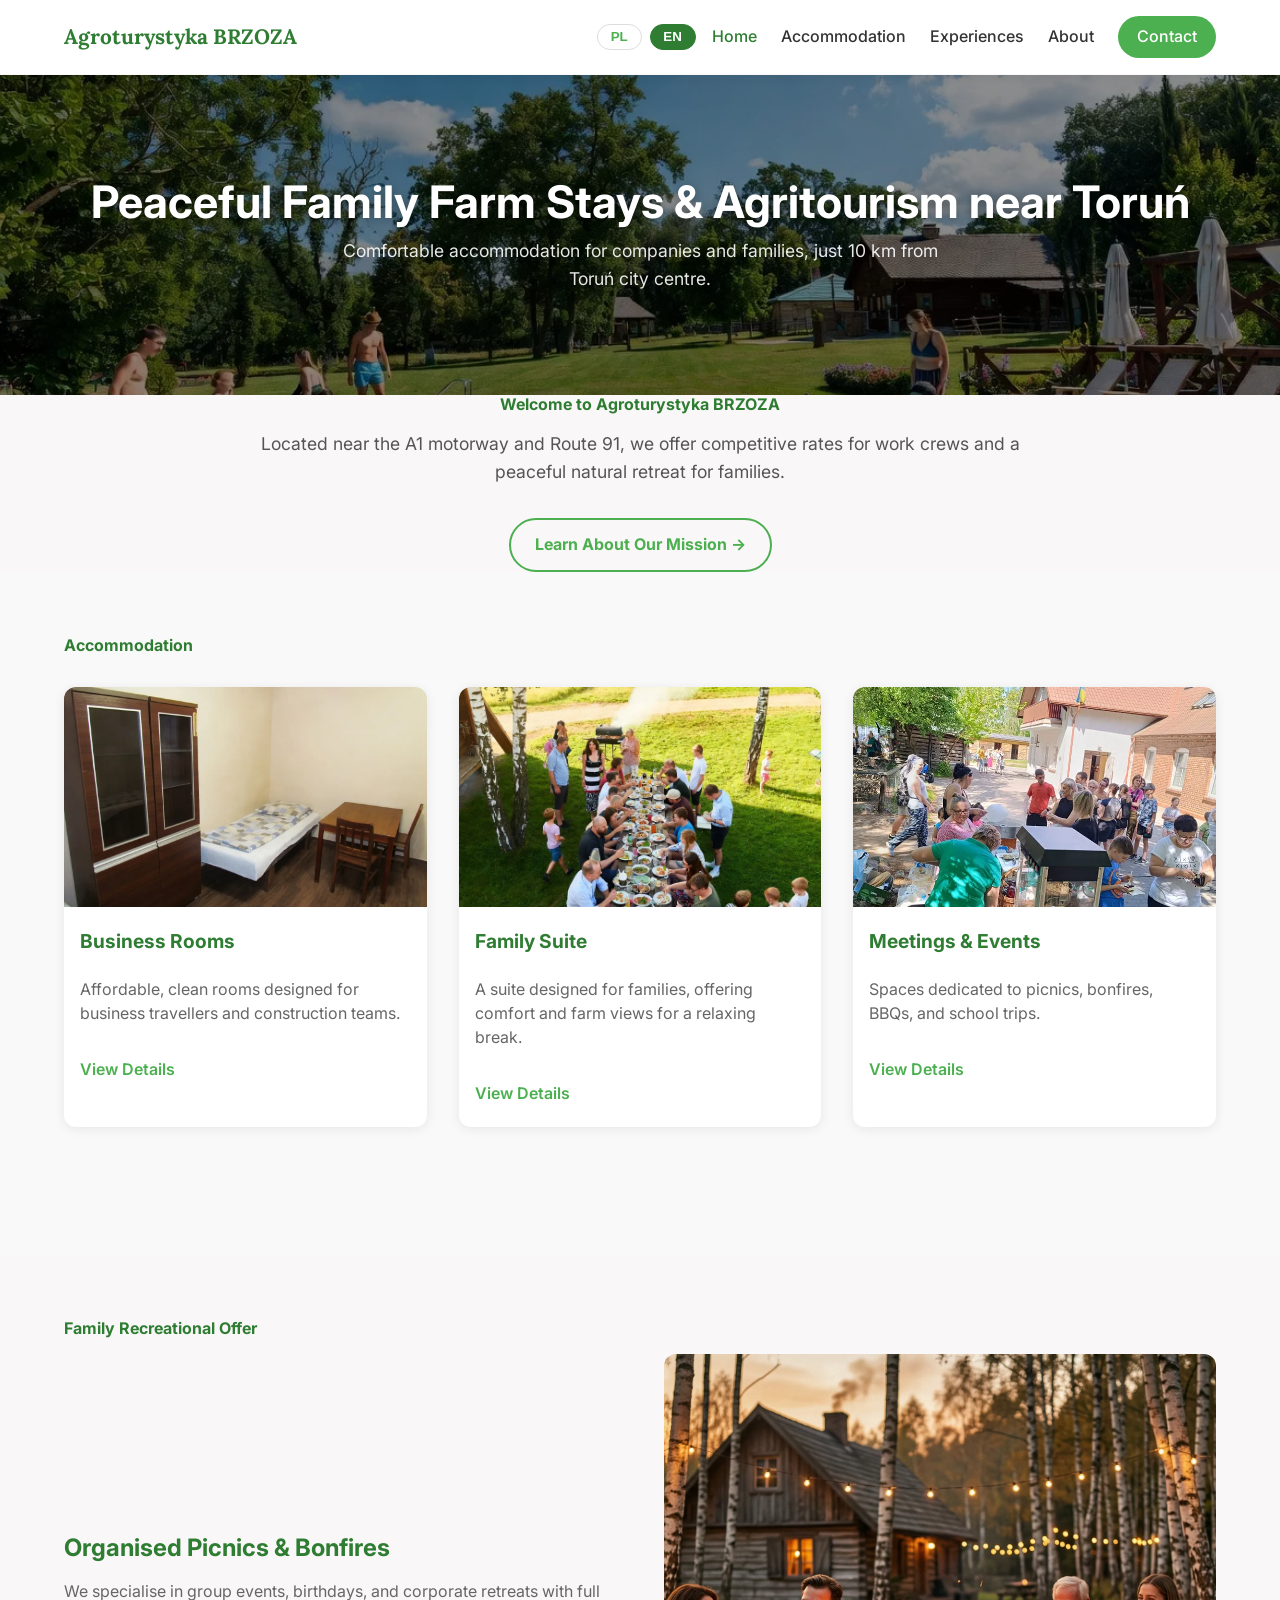
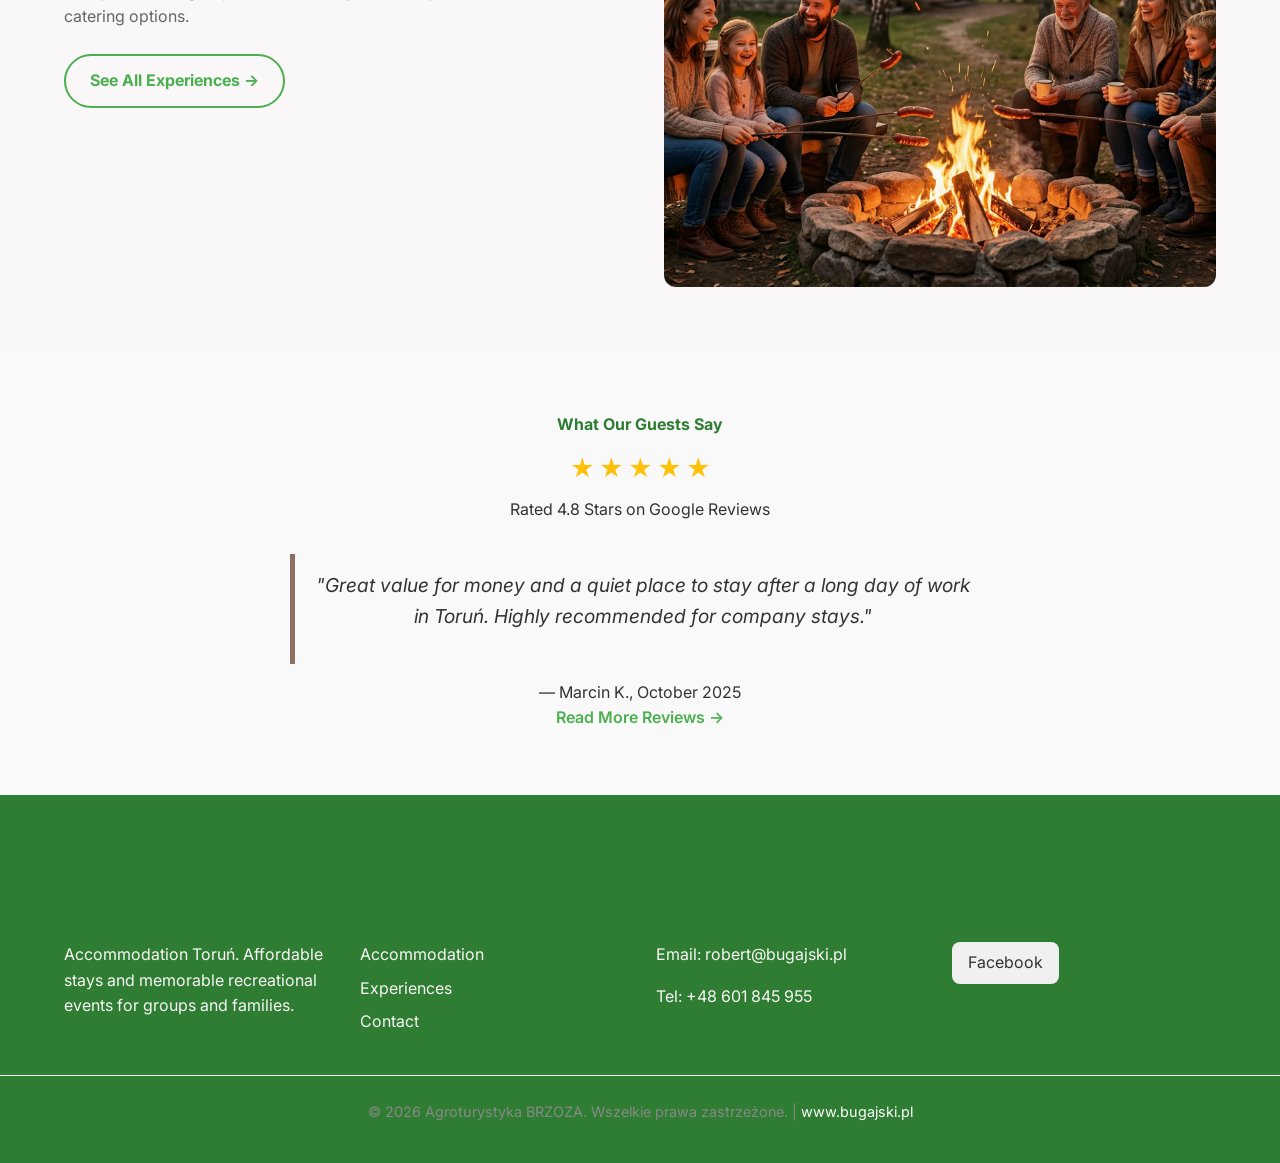
<file: index.html>
<!DOCTYPE html>
<html lang="pl">
<head>
    <meta charset="UTF-8">
    <meta name="viewport" content="width=device-width, initial-scale=1.0">
    <title>Strona główna - Agroturystyka BRZOZA | Noclegi Toruń</title>
    <meta name="description" content="Agroturystyka BRZOZA oferuje tanie, komfortowe noclegi w pobliżu Torunia dla firm i rodzin. Zielona agroturystyka i oferty rekreacyjne.">

    <!-- Canonical URL -->
    <link rel="canonical" href="https://www.bugajski.pl/">

    <!-- Open Graph tags for social sharing -->
    <meta property="og:title" content="Agroturystyka BRZOZA | Noclegi Toruń">
    <meta property="og:description" content="Tanie, komfortowe noclegi dla firm i rodzin, 10km od centrum Torunia.">
    <meta property="og:url" content="https://www.bugajski.pl/">
    <meta property="og:type" content="website">
    <meta property="og:image" content="https://www.bugajski.pl/images/hero-banner-wide.webp">

    <link rel="stylesheet" href="css/reset.css">
    <link rel="stylesheet" href="css/style.css">

    <link rel="preconnect" href="https://fonts.googleapis.com">
    <link rel="preconnect" href="https://fonts.gstatic.com" crossorigin>
    <link href="https://fonts.googleapis.com/css2?family=Lora:wght@400;600&family=Inter:wght@300;400;700&display=swap" rel="stylesheet">

    <style>
        /* Hero section styling - SAME DIMENSIONS as experiences page */
        .hero-section {
            position: relative;
            background-color: var(--color-primary-green);
            padding: 3rem 0;
            text-align: center;
            min-height: 320px;
            display: flex;
            align-items: center;
        }
        
        .hero-section picture,
        .hero-section img {
            position: absolute;
            top: 0;
            left: 0;
            width: 100%;
            height: 100%;
            object-fit: cover;
        }
        
        /* Dark overlay for text readability */
        .hero-section::before {
            content: '';
            position: absolute;
            top: 0;
            left: 0;
            right: 0;
            bottom: 0;
            background: rgba(0, 0, 0, 0.45);
            z-index: 1;
        }
        
        .hero-section .container {
            position: relative;
            z-index: 2;
        }
        
        .hero-section .hero-text {
            text-align: center;
            color: var(--color-white);
            text-shadow: 0 2px 8px rgba(0, 0, 0, 0.3);
        }
        
        .hero-section h1 {
            font-size: clamp(1.8rem, 4vw, 2.8rem);
            margin-bottom: 0.5rem;
            color: var(--color-white);
        }
        
        .hero-section .tagline {
            font-size: 1.1rem;
            opacity: 0.9;
            max-width: 600px;
            margin: 0 auto;
        }
        
        /* Responsive - matches experiences page */
        @media (max-width: 768px) {
            .hero-section {
                padding: 2rem 0;
                min-height: 240px;
            }
            .hero-section h1 {
                font-size: 1.6rem;
            }
            .hero-section .tagline {
                font-size: 0.9rem;
            }
        }
        
        /* Rest of original styles preserved */
        .google-rating-badge {
            margin-bottom: 2rem;
        }
        .stars {
            display: inline-flex;
            gap: 0.25rem;
            margin-bottom: 0.5rem;
        }
        .star {
            font-size: 1.5rem;
            color: #ddd;
        }
        .star.filled {
            color: #ffc107;
        }
        .star.half {
            color: #ffc107;
            position: relative;
            display: inline-block;
        }
        .featured-quote {
            font-size: 1.2rem;
            line-height: 1.6;
            max-width: 700px;
            margin: 0 auto 1rem;
            font-style: italic;
        }
        .text-center {
            text-align: center;
        }
        .padding-y-large {
            padding-top: 4rem;
            padding-bottom: 4rem;
        }
        .background-light {
            background-color: #f9f9f9;
        }
        .container {
            max-width: 1200px;
            margin: 0 auto;
            padding: 0 1.5rem;
        }
        .accommodation-grid {
            display: grid;
            grid-template-columns: repeat(auto-fit, minmax(300px, 1fr));
            gap: 2rem;
            margin-top: 2rem;
        }
        .accommodation-card {
            background: white;
            border-radius: 12px;
            overflow: hidden;
            box-shadow: 0 2px 12px rgba(0,0,0,0.08);
            transition: transform 0.3s ease;
        }
        .accommodation-card:hover {
            transform: translateY(-4px);
        }
        .accommodation-card img {
            width: 100%;
            height: 220px;
            object-fit: cover;
        }
        .accommodation-card h3 {
            padding: 1rem 1rem 0.5rem;
            font-size: 1.2rem;
            color: var(--color-primary-green);
        }
        .accommodation-card p {
            padding: 0 1rem 1rem;
            color: #666;
            line-height: 1.5;
        }
        .accommodation-card .link-details {
            display: inline-block;
            margin: 0 1rem 1.25rem;
            color: var(--color-secondary-green);
            font-weight: 600;
            text-decoration: none;
        }
        .experience-showcase {
            display: grid;
            grid-template-columns: 1fr 1fr;
            gap: 3rem;
            align-items: center;
        }
        .experience-text h3 {
            font-size: 1.5rem;
            color: var(--color-primary-green);
            margin-bottom: 1rem;
        }
        .experience-text p {
            color: #666;
            line-height: 1.6;
            margin-bottom: 1.5rem;
        }
        .experience-image {
            width: 100%;
            border-radius: 12px;
            object-fit: cover;
        }
        .cta-button.secondary {
            background: transparent;
            border: 2px solid var(--color-secondary-green);
            color: var(--color-secondary-green);
            padding: 0.75rem 1.5rem;
            border-radius: 50px;
            font-weight: 700;
            text-decoration: none;
            display: inline-block;
            transition: all 0.3s ease;
        }
        .cta-button.secondary:hover {
            background: var(--color-secondary-green);
            color: white;
        }
        .link-details {
            font-weight: 600;
            text-decoration: none;
            color: var(--color-secondary-green);
        }
        .secondary-button {
            background: transparent;
            border: 2px solid var(--color-secondary-green);
            color: var(--color-secondary-green);
            padding: 0.75rem 1.5rem;
            border-radius: 50px;
            font-weight: 700;
            text-decoration: none;
            display: inline-block;
            margin-top: 1rem;
            transition: all 0.3s ease;
        }
        .secondary-button:hover {
            background: var(--color-secondary-green);
            color: white;
        }
        .lead-text {
            font-size: 1.1rem;
            line-height: 1.6;
            color: #555;
            max-width: 800px;
            margin: 1rem auto;
        }
        .intro-section {
            text-align: center;
        }
        .main-header {
            background: white;
            box-shadow: 0 2px 10px rgba(0,0,0,0.05);
            position: sticky;
            top: 0;
            z-index: 100;
        }
        .header-content {
            display: flex;
            justify-content: space-between;
            align-items: center;
            padding: 1rem 1.5rem;
            flex-wrap: wrap;
        }
        .logo {
            font-size: 1.3rem;
            font-weight: 700;
            color: var(--color-primary-green);
            text-decoration: none;
            font-family: 'Lora', serif;
        }
        .language-selector {
            display: flex;
            gap: 0.5rem;
        }
        .lang-button {
            background: none;
            border: 1px solid #ddd;
            padding: 0.3rem 0.8rem;
            border-radius: 20px;
            cursor: pointer;
            font-weight: 600;
            transition: all 0.2s;
        }
        .lang-button.active {
            background: var(--color-primary-green);
            color: white;
            border-color: var(--color-primary-green);
        }
        .main-nav {
            display: flex;
            align-items: center;
        }
        .menu-toggle {
            display: none;
            background: none;
            border: none;
            font-size: 1.5rem;
            cursor: pointer;
        }
        .nav-list {
            display: flex;
            gap: 1.5rem;
            list-style: none;
            margin: 0;
            padding: 0;
        }
        .nav-list a {
            text-decoration: none;
            color: #333;
            font-weight: 500;
            transition: color 0.2s;
        }
        .nav-list a:hover,
        .nav-list a[aria-current="page"] {
            color: var(--color-primary-green);
        }
        .nav-cta {
            background: var(--color-primary-green);
            color: white !important;
            padding: 0.5rem 1.2rem;
            border-radius: 30px;
        }
        .nav-cta:hover {
            background: var(--color-secondary-green);
        }
        .footer-grid {
            display: grid;
            grid-template-columns: repeat(auto-fit, minmax(200px, 1fr));
            gap: 2rem;
            padding: 3rem 1.5rem 2rem;
        }
        .footer-col h4 {
            color: var(--color-primary-green);
            margin-bottom: 1rem;
        }
        .footer-col ul {
            list-style: none;
            padding: 0;
        }
        .footer-col ul li {
            margin-bottom: 0.5rem;
        }
        .footer-col a {
            olor: var(--color-white); /* This makes the number white */
    text-decoration: none;
        }
        .footer-col a:hover {
            color: var(--color-primary-green);
        }
        .social-links a {
            display: inline-block;
            padding: 0.5rem 1rem;
            background: #f0f0f0;
            border-radius: 8px;
            text-decoration: none;
            color: #333;
        }
        .footer-bottom {
            text-align: center;
            padding: 1.5rem;
            border-top: 1px solid #eee;
            color: #888;
        }
        @media (max-width: 768px) {
            .menu-toggle {
                display: block;
            }
            .nav-list {
                display: none;
                flex-direction: column;
                width: 100%;
                background: white;
                padding: 1rem;
                gap: 1rem;
            }
            .nav-list.is-open {
                display: flex;
            }
            .header-content {
                flex-wrap: wrap;
            }
            .main-nav {
                width: 100%;
                order: 3;
            }
            .experience-showcase {
                grid-template-columns: 1fr;
            }
        }
        
        /* CSS variables if not defined in external CSS */
        :root {
            :root {
    --color-primary-green: #2c5e2e;   /* The darker forest green */
    --color-secondary-green: #4a7c4c; /* The lighter accent green */
    --color-white: #ffffff;
    --color-text-light: #666666;
    --color-text-dark: #333333;
    --color-light-background: #f5f5f5;
}
        }
    </style>

    <script type="application/ld+json">
    {
      "@context": "https://schema.org",
      "@type": "LocalBusiness",
      "name": "Agroturystyka BRZOZA",
      "address": {
        "@type": "PostalAddress",
        "addressLocality": "Toruń",
        "addressCountry": "PL"
      },
      "url": "https://www.bugajski.pl/",
      "telephone": "+48-601-845-955",
      "email": "info@bugajski.pl",
      "aggregateRating": {
        "@type": "AggregateRating",
        "ratingValue": "4.8",
        "reviewCount": "50"
      }
    }
    </script>
</head>
<body style="background-color: var(--color-light-background);">

    <!-- ==================== HEADER ==================== -->
    <header class="main-header">
        <div class="container header-content">
            <a href="index.html" class="logo">Agroturystyka BRZOZA</a>

            <!-- Language Switcher -->
            <div class="language-selector" role="group" aria-label="Language selection">
                <button id="lang-pl" data-lang="pl" class="lang-button active" aria-pressed="true">PL</button>
                <button id="lang-en" data-lang="en" class="lang-button" aria-pressed="false">EN</button>
            </div>

            <!-- Navigation: labels are swapped by JS based on active language -->
            <nav class="main-nav" aria-label="Main Navigation">
                <button class="menu-toggle" aria-expanded="false" aria-controls="navigation-menu">
                    <span class="hamburger-icon" aria-hidden="true">☰</span>
                    <span class="sr-only">Menu</span>
                </button>
                <ul id="navigation-menu" class="nav-list">
                    <li><a href="index.html" aria-current="page" data-i18n="nav.home">Strona główna</a></li>
                    <li><a href="accommodations.html" data-i18n="nav.accommodations">Noclegi</a></li>
                    <li><a href="experiences.html" data-i18n="nav.experiences">Atrakcje</a></li>
                    <li><a href="about.html" data-i18n="nav.about">O nas</a></li>
                    <li><a href="contact.html" class="nav-cta" data-i18n="nav.contact">Kontakt</a></li>
                </ul>
            </nav>
        </div>
    </header>

    <!-- ==================== MAIN CONTENT ==================== -->
    <main>

        <!-- Hero Section - SAME DIMENSIONS as experiences page (padding: 3rem 0) -->
        <section class="hero-section" id="home" aria-labelledby="hero-heading">
            <!-- Background image covering the exact dimensions -->
            <picture>
                <source srcset="images/hero-banner-wide.webp" media="(min-width: 1200px)">
                <source srcset="images/hero-banner-mid.webp" media="(min-width: 768px)">
                <img
                    src="images/hero-banner.webp"
                    alt="Zielone tereny Agroturystyki BRZOZA w pobliżu Torunia"
                    loading="eager">
            </picture>

            <div class="container">
                <div class="hero-text">
                    <h1 id="hero-heading" data-i18n="hero.title">Tanie Noclegi &amp; Agroturystyka Toruń</h1>
                    <p class="tagline" data-i18n="hero.tagline">
                        Komfortowe noclegi dla firm i rodzin, 10 km od centrum Torunia.
                    </p>
                </div>
            </div>
        </section>

        <!-- Intro Section -->
        <section class="intro-section container padding-y-large" aria-labelledby="intro-heading">
            <h2 id="intro-heading" data-i18n="intro.title">Witamy w Agroturystyce BRZOZA</h2>
            <p class="lead-text" data-i18n="intro.body">
                Zlokalizowani przy autostradzie A1 i drodze krajowej 91, oferujemy konkurencyjne ceny dla ekip pracowniczych
                i spokojny wypoczynek na łonie natury dla rodzin. Odkryj nasze gospodarstwo, korzystaj z imprez plenerowych
                i poznaj autentyczną polską gościnność.
            </p>
            <a href="about.html" class="secondary-button" data-i18n="intro.cta">Poznaj naszą misję &rarr;</a>
        </section>

        <!-- Featured Accommodations -->
        <section class="featured-accommodations padding-y-large background-light" aria-labelledby="accommodations-heading">
            <div class="container">
                <h2 id="accommodations-heading" data-i18n="accommodations.title">Noclegi</h2>
                <div class="accommodation-grid">

                    <article class="accommodation-card">
                        <img
                            src="images/featured-room-single.webp"
                            alt="Schludny, standardowy pokój dla pracowników"
                            loading="lazy"
                            width="600"
                            height="400">
                        <h3 data-i18n="accommodations.firmTitle">Pokoje Dla Firm</h3>
                        <p data-i18n="accommodations.firmDesc">Tanie, czyste pokoje zaprojektowane dla podróżujących służbowo i ekip budowlanych.</p>
                        <a href="accommodations.html#firm" class="link-details" data-i18n="accommodations.details">Zobacz szczegóły</a>
                    </article>

                    <article class="accommodation-card">
                        <img
                            src="images/featured-room-suite.webp"
                            alt="Jasny, przestronny apartament rodzinny z widokiem na ogród"
                            loading="lazy"
                            width="600"
                            height="400">
                        <h3 data-i18n="accommodations.suiteTitle">Rodzinny Apartament</h3>
                        <p data-i18n="accommodations.suiteDesc">Apartament zaprojektowany dla rodzin, oferujący komfort i widoki na gospodarstwo.</p>
                        <a href="accommodations.html#suite" class="link-details" data-i18n="accommodations.details">Zobacz szczegóły</a>
                    </article>

                    <article class="accommodation-card">
                        <img
                            src="images/featured-room-event.webp"
                            alt="Przestrzeń eventowa przygotowana na spotkanie grupowe"
                            loading="lazy"
                            width="600"
                            height="400">
                        <h3 data-i18n="accommodations.eventTitle">Spotkania &amp; Eventy</h3>
                        <p data-i18n="accommodations.eventDesc">Przestrzenie dedykowane piknisom, ognisk, grillom i wycieczkom szkolnym.</p>
                        <a href="experiences.html#events" class="link-details" data-i18n="accommodations.details">Zobacz szczegóły</a>
                    </article>

                </div>
            </div>
        </section>

        <!-- Experiences Section -->
        <section class="highlighted-experiences padding-y-large" aria-labelledby="experiences-heading">
            <div class="container">
                <h2 id="experiences-heading" data-i18n="experiences.title">Rodzinna Oferta Rekreacyjna</h2>
                <div class="experience-showcase">
                    <div class="experience-text">
                        <h3 data-i18n="experiences.subtitle">Organizowane Pikniki &amp; Ogniska</h3>
                        <p data-i18n="experiences.body">Specjalizujemy się w organizacji imprez grupowych, urodzin i wyjazdów integracyjnych z pełną ofertą cateringową.</p>
                        <a href="experiences.html#events" class="cta-button secondary" data-i18n="experiences.cta">Zobacz wszystkie atrakcje &rarr;</a>
                    </div>
                    <img
                        src="images/experience-picnic.webp"
                        alt="Grupa gości na pikniku przy ognisku na terenie Agroturystyki BRZOZA"
                        loading="lazy"
                        width="800"
                        height="533"
                        class="experience-image">
                </div>
            </div>
        </section>

        <!-- Testimonials Snippet -->
        <section class="testimonial-snippet padding-y-large background-light" aria-labelledby="testimonials-heading">
            <div class="container text-center">
                <h2 id="testimonials-heading" data-i18n="testimonials.title">Co mówią nasi goście</h2>

                <!-- Accessible star rating -->
                <div class="google-rating-badge" aria-label="Ocena 4.8 na 5 gwiazdek w Google Reviews">
                    <div class="stars" aria-hidden="true">
                        <span class="star filled">★</span>
                        <span class="star filled">★</span>
                        <span class="star filled">★</span>
                        <span class="star filled">★</span>
                        <span class="star half">★</span>
                    </div>
                    <p data-i18n="testimonials.rating">Ocena <strong>4.8 gwiazdek</strong> w Google Reviews</p>
                </div>

                <figure>
                    <blockquote class="featured-quote">
                        <p data-i18n="testimonials.quote">"Świetny stosunek jakości do ceny i spokojne miejsce na nocleg po długim dniu pracy w Toruniu. Bardzo polecam dla firm."</p>
                    </blockquote>
                    <figcaption>
                        <cite data-i18n="testimonials.author">— Marcin K., październik 2025</cite>
                    </figcaption>
                </figure>

                <a href="testimonials.html" class="link-details" data-i18n="testimonials.cta">Przeczytaj więcej opinii &rarr;</a>
            </div>
        </section>

    </main>

    <!-- ==================== FOOTER ==================== -->
    <footer class="main-footer">
        <div class="container footer-grid">
            <div class="footer-col">
                <h4>Agroturystyka BRZOZA</h4>
                <p data-i18n="footer.tagline">Noclegi Toruń. Tanie noclegi i niezapomniane eventy rekreacyjne dla grup i rodzin.</p>
            </div>
            <div class="footer-col">
                <h4 data-i18n="footer.quickLinks">Szybkie linki</h4>
                <ul>
                    <li><a href="accommodations.html" data-i18n="nav.accommodations">Noclegi</a></li>
                    <li><a href="experiences.html" data-i18n="nav.experiences">Atrakcje</a></li>
                    <li><a href="contact.html" data-i18n="nav.contact">Kontakt</a></li>
                </ul>
            </div>
            <div class="footer-col">
                <h4 data-i18n="footer.contact">Kontakt</h4>
                <p>Email: <a href="mailto:info@bugajski.pl">robert@bugajski.pl</a></p>
                <p>Tel: <a href="tel:+48601845955">+48 601 845 955</a></p>
            </div>
            <div class="footer-col">
                <h4 data-i18n="footer.followUs">Obserwuj nas</h4>
                <div class="social-links">
                    <a href="https://www.facebook.com/profile.php?id=100063647692455"
                       target="_blank"
                       rel="noopener noreferrer"
                       aria-label="Odwiedź Agroturystykę BRZOZA na Facebooku"
                       class="social-icon facebook-icon">
                        Facebook
                    </a>
                </div>
            </div>
        </div>
        <div class="footer-bottom">
            <p>&copy; <span id="footer-year"></span> Agroturystyka BRZOZA. Wszelkie prawa zastrzeżone. |
                <a href="https://www.bugajski.pl">www.bugajski.pl</a>
            </p>
        </div>
    </footer>

    <script>
    // Auto-update copyright year
    document.getElementById('footer-year').textContent = new Date().getFullYear();

    // i18n translations
    const translations = {
        pl: {
            'nav.home': 'Strona główna',
            'nav.accommodations': 'Noclegi',
            'nav.experiences': 'Atrakcje',
            'nav.about': 'O nas',
            'nav.contact': 'Kontakt',
            'hero.title': 'Tanie Noclegi & Agroturystyka Toruń',
            'hero.tagline': 'Komfortowe noclegi dla firm i rodzin, 10 km od centrum Torunia.',
            'intro.title': 'Witamy w Agroturystyce BRZOZA',
            'intro.body': 'Zlokalizowani przy autostradzie A1 i drodze krajowej 91, oferujemy konkurencyjne ceny dla ekip pracowniczych i spokojny wypoczynek na łonie natury dla rodzin.',
            'intro.cta': 'Poznaj naszą misję →',
            'accommodations.title': 'Noclegi',
            'accommodations.firmTitle': 'Pokoje Dla Firm',
            'accommodations.firmDesc': 'Tanie, czyste pokoje zaprojektowane dla podróżujących służbowo i ekip budowlanych.',
            'accommodations.suiteTitle': 'Rodzinny Apartament',
            'accommodations.suiteDesc': 'Apartament zaprojektowany dla rodzin, oferujący komfort i widoki na gospodarstwo.',
            'accommodations.eventTitle': 'Spotkania & Eventy',
            'accommodations.eventDesc': 'Przestrzenie dedykowane piknisom, ognisk, grillom i wycieczkom szkolnym.',
            'accommodations.details': 'Zobacz szczegóły',
            'experiences.title': 'Rodzinna Oferta Rekreacyjna',
            'experiences.subtitle': 'Organizowane Pikniki & Ogniska',
            'experiences.body': 'Specjalizujemy się w organizacji imprez grupowych, urodzin i wyjazdów integracyjnych z pełną ofertą cateringową.',
            'experiences.cta': 'Zobacz wszystkie atrakcje →',
            'testimonials.title': 'Co mówią nasi goście',
            'testimonials.rating': 'Ocena 4.8 gwiazdek w Google Reviews',
            'testimonials.quote': '"Świetny stosunek jakości do ceny i spokojne miejsce na nocleg po długim dniu pracy w Toruniu. Bardzo polecam dla firm."',
            'testimonials.author': '— Marcin K., październik 2025',
            'testimonials.cta': 'Przeczytaj więcej opinii →',
            'footer.tagline': 'Noclegi Toruń. Tanie noclegi i niezapomniane eventy rekreacyjne dla grup i rodzin.',
            'footer.quickLinks': 'Szybkie linki',
            'footer.contact': 'Kontakt',
            'footer.followUs': 'Obserwuj nas',
        },
        en: {
            'nav.home': 'Home',
            'nav.accommodations': 'Accommodation',
            'nav.experiences': 'Experiences',
            'nav.about': 'About',
            'nav.contact': 'Contact',
            'hero.title': 'Peaceful Family Farm Stays & Agritourism near Toruń',
            'hero.tagline': 'Comfortable accommodation for companies and families, just 10 km from Toruń city centre.',
            'intro.title': 'Welcome to Agroturystyka BRZOZA',
            'intro.body': 'Located near the A1 motorway and Route 91, we offer competitive rates for work crews and a peaceful natural retreat for families.',
            'intro.cta': 'Learn About Our Mission →',
            'accommodations.title': 'Accommodation',
            'accommodations.firmTitle': 'Business Rooms',
            'accommodations.firmDesc': 'Affordable, clean rooms designed for business travellers and construction teams.',
            'accommodations.suiteTitle': 'Family Suite',
            'accommodations.suiteDesc': 'A suite designed for families, offering comfort and farm views for a relaxing break.',
            'accommodations.eventTitle': 'Meetings & Events',
            'accommodations.eventDesc': 'Spaces dedicated to picnics, bonfires, BBQs, and school trips.',
            'accommodations.details': 'View Details',
            'experiences.title': 'Family Recreational Offer',
            'experiences.subtitle': 'Organised Picnics & Bonfires',
            'experiences.body': 'We specialise in group events, birthdays, and corporate retreats with full catering options.',
            'experiences.cta': 'See All Experiences →',
            'testimonials.title': 'What Our Guests Say',
            'testimonials.rating': 'Rated 4.8 Stars on Google Reviews',
            'testimonials.quote': '"Great value for money and a quiet place to stay after a long day of work in Toruń. Highly recommended for company stays."',
            'testimonials.author': '— Marcin K., October 2025',
            'testimonials.cta': 'Read More Reviews →',
            'footer.tagline': 'Accommodation Toruń. Affordable stays and memorable recreational events for groups and families.',
            'footer.quickLinks': 'Quick Links',
            'footer.contact': 'Contact',
            'footer.followUs': 'Follow Us',
        }
    };

    function applyTranslations(lang) {
        document.documentElement.lang = lang;
        document.querySelectorAll('[data-i18n]').forEach(el => {
            const key = el.getAttribute('data-i18n');
            if (translations[lang]?.[key]) {
                el.textContent = translations[lang][key];
            }
        });

        document.querySelectorAll('.lang-button').forEach(btn => {
            const active = btn.dataset.lang === lang;
            btn.classList.toggle('active', active);
            btn.setAttribute('aria-pressed', active ? 'true' : 'false');
        });

        localStorage.setItem('preferredLang', lang);
    }

    const savedLang = localStorage.getItem('preferredLang');
    const browserLang = navigator.language?.startsWith('pl') ? 'pl' : 'en';
    applyTranslations(savedLang || browserLang);

    document.querySelectorAll('.lang-button').forEach(btn => {
        btn.addEventListener('click', () => applyTranslations(btn.dataset.lang));
    });

    // Mobile nav toggle
    const menuToggle = document.querySelector('.menu-toggle');
    const navMenu = document.getElementById('navigation-menu');
    if (menuToggle && navMenu) {
        menuToggle.addEventListener('click', () => {
            const expanded = menuToggle.getAttribute('aria-expanded') === 'true';
            menuToggle.setAttribute('aria-expanded', String(!expanded));
            navMenu.classList.toggle('is-open');
        });
    }
    </script>
</body>
</html>
</file>
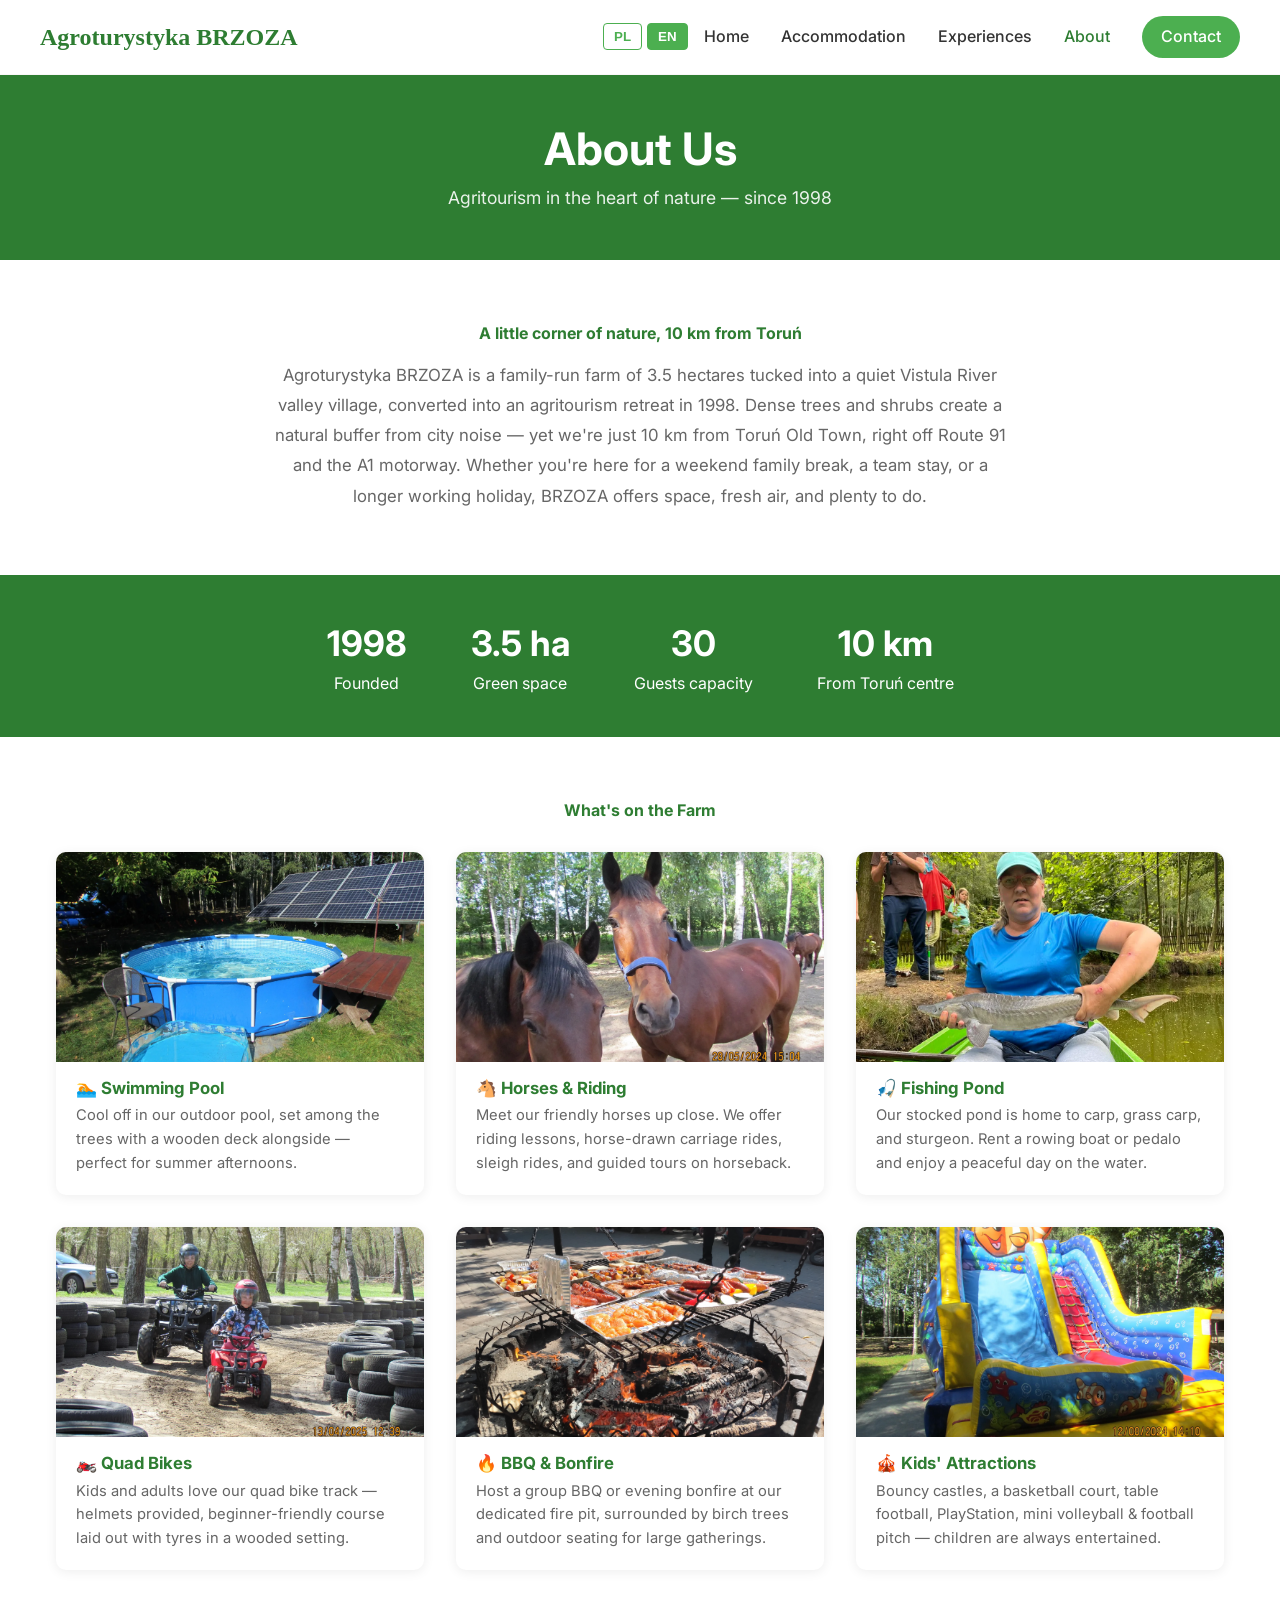
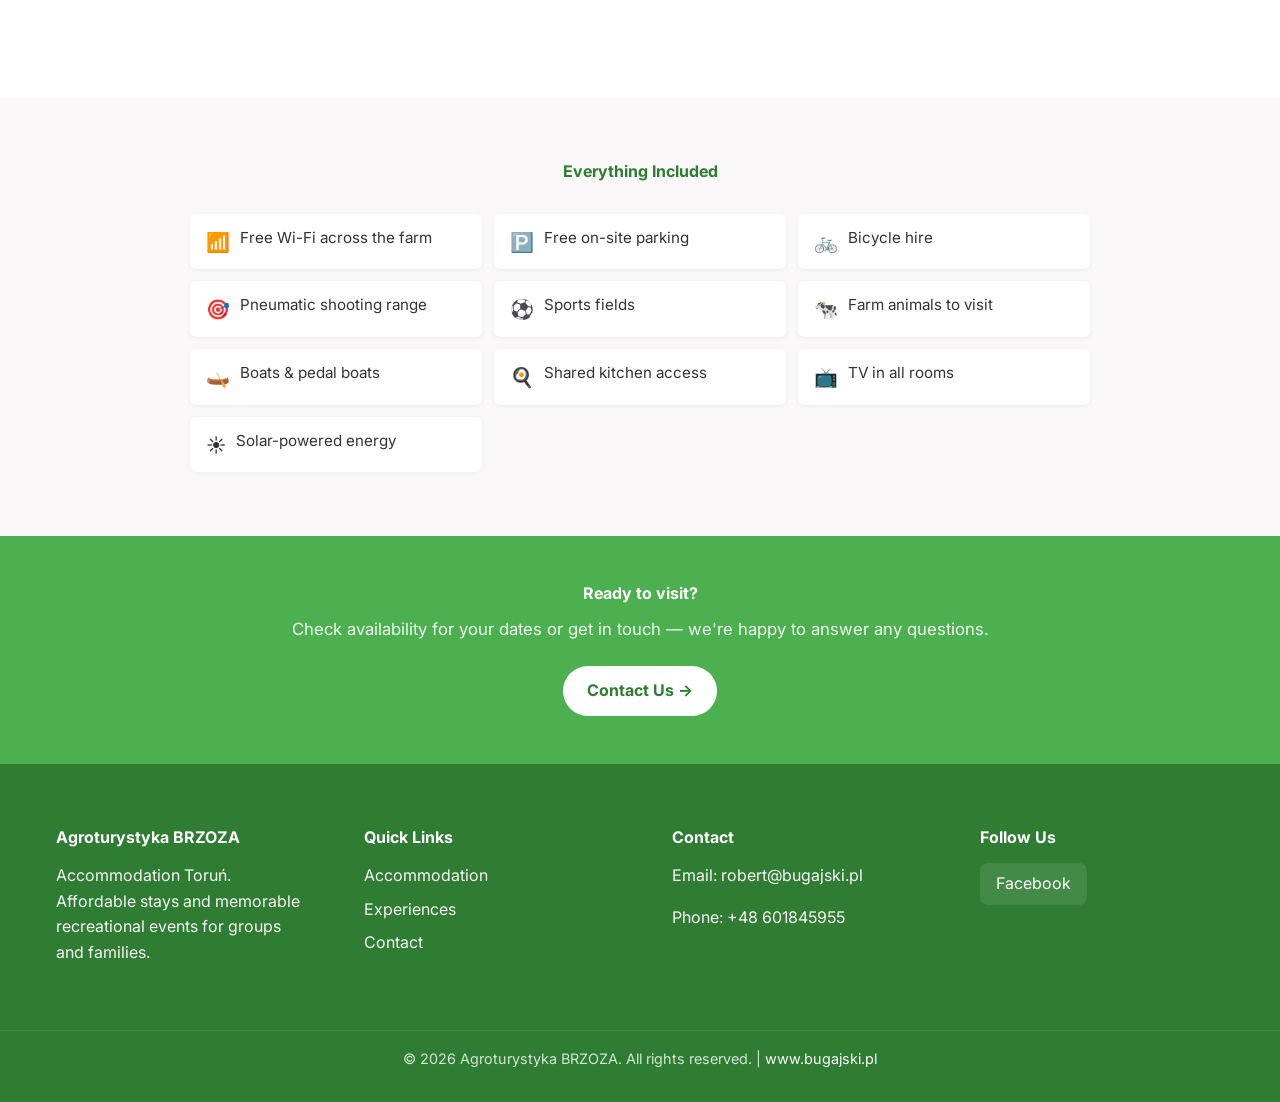
<file: about.html>
<!DOCTYPE html>
<html lang="pl">
<head>
    <meta charset="UTF-8">
    <meta name="viewport" content="width=device-width, initial-scale=1.0">
    <title>O nas - Agroturystyka BRZOZA | About Us</title>
    <meta name="description" content="Agroturystyka BRZOZA – 3.5 ha farm near Toruń since 1998. Pool, horses, fishing pond, quad bikes, BBQ and more. Family-friendly agritourism.">
    <link rel="canonical" href="https://www.bugajski.pl/about.html">

    <link rel="stylesheet" href="css/reset.css">
    <link rel="stylesheet" href="css/style.css">
    <link href="https://fonts.googleapis.com/css2?family=Inter:wght@300;400;700&display=swap" rel="stylesheet">

    <style>
        /* ── Page hero ─────────────────────────────────── */
        .page-hero {
            background-color: var(--color-primary-green);
            color: var(--color-white);
            padding: 3rem 0;
            text-align: center;
        }
        .page-hero h1 { color: var(--color-white); font-size: clamp(1.8rem, 4vw, 2.8rem); margin-bottom: 0.5rem; }
        .page-hero p  { font-size: 1.1rem; opacity: 0.9; margin: 0; }

        /* ── Intro block ───────────────────────────────── */
        .about-intro {
            max-width: 780px;
            margin: var(--spacing-large) auto;
            text-align: center;
        }
        .about-intro h2 { color: var(--color-primary-green); margin-bottom: 1rem; }
        .about-intro p  { font-size: 1.05rem; line-height: 1.8; color: var(--color-text-light); }

        /* ── Stats row ─────────────────────────────────── */
        .stats-row {
            display: flex;
            justify-content: center;
            gap: var(--spacing-large);
            flex-wrap: wrap;
            background-color: var(--color-primary-green);
            padding: 2.5rem var(--spacing-medium);
            margin-bottom: var(--spacing-large);
        }
        .stat-item { text-align: center; color: var(--color-white); }
        .stat-number { font-size: 2.2rem; font-weight: 700; display: block; }
        .stat-label  { font-size: 0.9rem; opacity: 0.85; }

        /* ── Attractions grid ──────────────────────────── */
        .attractions-section { padding-bottom: var(--spacing-large); }
        .attractions-section h2 {
            text-align: center;
            color: var(--color-primary-green);
            margin-bottom: var(--spacing-medium);
        }

        .attractions-grid {
            display: grid;
            grid-template-columns: repeat(auto-fit, minmax(280px, 1fr));
            gap: var(--spacing-medium);
        }

        .attraction-card {
            background: var(--color-white);
            border-radius: 10px;
            overflow: hidden;
            box-shadow: 0 2px 12px rgba(0,0,0,0.07);
            transition: transform 0.3s ease, box-shadow 0.3s ease;
        }
        .attraction-card:hover {
            transform: translateY(-4px);
            box-shadow: 0 8px 24px rgba(0,0,0,0.12);
        }
        .attraction-card img {
            width: 100%;
            height: 210px;
            object-fit: cover;
            display: block;
        }
        .attraction-card-body { padding: 1rem 1.25rem 1.25rem; }
        .attraction-card-body h3 {
            color: var(--color-primary-green);
            font-size: 1.05rem;
            margin-bottom: 0.4rem;
        }
        .attraction-card-body p {
            color: var(--color-text-light);
            font-size: 0.92rem;
            line-height: 1.6;
            margin: 0;
        }

        /* ── What's included list ──────────────────────── */
        .included-section {
            background-color: var(--color-light-background);
            padding: var(--spacing-large) 0;
        }
        .included-section h2 {
            text-align: center;
            color: var(--color-primary-green);
            margin-bottom: var(--spacing-medium);
        }
        .included-grid {
            display: grid;
            grid-template-columns: repeat(auto-fit, minmax(220px, 1fr));
            gap: 0.75rem;
            max-width: 900px;
            margin: 0 auto;
        }
        .included-item {
            display: flex;
            align-items: flex-start;
            gap: 0.6rem;
            font-size: 0.95rem;
            color: var(--color-text-dark);
            background: var(--color-white);
            border-radius: 6px;
            padding: 0.75rem 1rem;
            box-shadow: 0 1px 4px rgba(0,0,0,0.05);
        }
        .included-icon { font-size: 1.2rem; flex-shrink: 0; margin-top: 1px; }

        /* ── CTA banner ────────────────────────────────── */
        .cta-banner {
            background-color: var(--color-secondary-green);
            color: var(--color-white);
            text-align: center;
            padding: 3rem var(--spacing-medium);
        }
        .cta-banner h2 { color: var(--color-white); margin-bottom: 0.75rem; }
        .cta-banner p  { opacity: 0.92; margin-bottom: 1.5rem; font-size: 1.05rem; }
        .cta-banner .cta-button {
            background: var(--color-white);
            color: var(--color-primary-green);
        }
        .cta-banner .cta-button:hover { background: var(--color-light-background); }

        /* ── Language utilities ────────────────────────── */
        .lang-pl-only { display: none; }
        .lang-en-only { display: none; }
        body[data-lang="pl"] .lang-pl-only { display: inline; }
        body[data-lang="pl"] .lang-en-only { display: none; }
        body[data-lang="en"] .lang-pl-only { display: none; }
        body[data-lang="en"] .lang-en-only { display: inline; }
        
        .lang-block-pl, .lang-block-en { display: none; }
        body[data-lang="pl"] .lang-block-pl { display: block; }
        body[data-lang="pl"] .lang-block-en { display: none; }
        body[data-lang="en"] .lang-block-en { display: block; }
        body[data-lang="en"] .lang-block-pl { display: none; }
        
        .attractions-grid-pl, .attractions-grid-en { display: none; }
        body[data-lang="pl"] .attractions-grid-pl { display: grid; }
        body[data-lang="en"] .attractions-grid-en { display: grid; }
        
        .included-grid-pl, .included-grid-en { display: none; }
        body[data-lang="pl"] .included-grid-pl { display: grid; }
        body[data-lang="en"] .included-grid-en { display: grid; }
        
        .hero-sub-pl, .hero-sub-en { display: none; }
        body[data-lang="pl"] .hero-sub-pl { display: block; }
        body[data-lang="en"] .hero-sub-en { display: block; }
        
        .intro-title-pl, .intro-title-en { display: none; }
        body[data-lang="pl"] .intro-title-pl { display: block; }
        body[data-lang="en"] .intro-title-en { display: block; }
        
        .intro-text-pl, .intro-text-en { display: none; }
        body[data-lang="pl"] .intro-text-pl { display: block; }
        body[data-lang="en"] .intro-text-en { display: block; }
        
        .attractions-title-pl, .attractions-title-en { display: none; }
        body[data-lang="pl"] .attractions-title-pl { display: block; }
        body[data-lang="en"] .attractions-title-en { display: block; }
        
        .included-title-pl, .included-title-en { display: none; }
        body[data-lang="pl"] .included-title-pl { display: block; }
        body[data-lang="en"] .included-title-en { display: block; }
        
        .cta-banner-pl, .cta-banner-en { display: none; }
        body[data-lang="pl"] .cta-banner-pl { display: block; }
        body[data-lang="en"] .cta-banner-en { display: block; }
        
        .stat-label-pl, .stat-label-en { display: none; }
        body[data-lang="pl"] .stat-label-pl { display: inline; }
        body[data-lang="en"] .stat-label-en { display: inline; }
    </style>
</head>
<body data-lang="pl">

    <!-- ── HEADER ─────────────────────────────────────── -->
    <header class="main-header">
        <div class="container header-content">
            <a href="index.html" class="logo">Agroturystyka BRZOZA</a>
            <div class="language-selector">
                <button id="lang-pl" data-lang="pl" class="lang-button active" aria-pressed="true">PL</button>
                <button id="lang-en" data-lang="en" class="lang-button" aria-pressed="false">EN</button>
            </div>
            <nav class="main-nav" aria-label="Main Navigation">
                <button class="menu-toggle" aria-expanded="false" aria-controls="navigation-menu">
                    <span class="hamburger-icon" aria-hidden="true">☰</span>
                    <span class="sr-only">Menu</span>
                </button>
                <ul id="navigation-menu" class="nav-list">
                    <li><a href="index.html"><span class="lang-pl-only">Strona główna</span><span class="lang-en-only">Home</span></a></li>
                    <li><a href="accommodations.html"><span class="lang-pl-only">Noclegi</span><span class="lang-en-only">Accommodation</span></a></li>
                    <li><a href="experiences.html"><span class="lang-pl-only">Atrakcje</span><span class="lang-en-only">Experiences</span></a></li>
                    <li><a href="about.html" aria-current="page"><span class="lang-pl-only">O nas</span><span class="lang-en-only">About</span></a></li>
                    <li><a href="contact.html" class="nav-cta"><span class="lang-pl-only">Kontakt</span><span class="lang-en-only">Contact</span></a></li>
                </ul>
            </nav>
        </div>
    </header>

    <!-- ── MAIN ──────────────────────────────────────── -->
    <main>

        <!-- Page hero -->
        <div class="page-hero">
            <div class="container">
                <h1><span class="lang-pl-only">O nas</span><span class="lang-en-only">About Us</span></h1>
                <p class="hero-sub-pl">Agroturystyka w sercu natury — od 1998 roku</p>
                <p class="hero-sub-en">Agritourism in the heart of nature — since 1998</p>
            </div>
        </div>

        <!-- Intro -->
        <section class="about-intro container">
            <h2 class="intro-title-pl">Mały zakątek natury, 10 km od Torunia</h2>
            <h2 class="intro-title-en">A little corner of nature, 10 km from Toruń</h2>
            <p class="intro-text-pl">
                Agroturystyka BRZOZA to rodzinne gospodarstwo o powierzchni <strong>3,5 hektara</strong> położone w cichej 
                dolinie wiślanej, przekształcone w ośrodek agroturystyczny w <strong>1998 roku</strong>. Gęste drzewa i krzewy 
                tworzą naturalną barierę przed miejskim hałasem — a jednocześnie jesteśmy zaledwie 10 km od toruńskiej Starówki, 
                tuż przy trasie nr 91 i autostradzie A1. Niezależnie od tego, czy przyjeżdżasz na weekendowy wypad rodzinny, 
                pobyt służbowy czy dłuższe wakacje, BRZOZA oferuje przestrzeń, świeże powietrze i mnóstwo atrakcji.
            </p>
            <p class="intro-text-en">
                Agroturystyka BRZOZA is a family-run farm of <strong>3.5 hectares</strong> tucked into a quiet Vistula
                River valley village, converted into an agritourism retreat in <strong>1998</strong>. Dense trees and
                shrubs create a natural buffer from city noise — yet we're just 10 km from Toruń Old Town, right off
                Route 91 and the A1 motorway. Whether you're here for a weekend family break, a team stay, or a longer
                working holiday, BRZOZA offers space, fresh air, and plenty to do.
            </p>
        </section>

        <!-- Stats -->
        <div class="stats-row">
            <div class="stat-item">
                <span class="stat-number">1998</span>
                <span class="stat-label-pl">Rok założenia</span>
                <span class="stat-label-en">Founded</span>
            </div>
            <div class="stat-item">
                <span class="stat-number">3.5 ha</span>
                <span class="stat-label-pl">Teren zielony</span>
                <span class="stat-label-en">Green space</span>
            </div>
            <div class="stat-item">
                <span class="stat-number">30</span>
                <span class="stat-label-pl">Maksymalna liczba gości</span>
                <span class="stat-label-en">Guests capacity</span>
            </div>
            <div class="stat-item">
                <span class="stat-number">10 km</span>
                <span class="stat-label-pl">Od centrum Torunia</span>
                <span class="stat-label-en">From Toruń centre</span>
            </div>
        </div>

        <!-- Attractions grid - Polish version -->
        <section class="attractions-section container">
            <h2 class="attractions-title-pl">Co znajdziesz na terenie gospodarstwa</h2>
            <h2 class="attractions-title-en">What's on the Farm</h2>
            
            <!-- Polish attractions grid -->
            <div class="attractions-grid attractions-grid-pl">
                <article class="attraction-card">
                    <img src="images/about-pool-1.webp" alt="Odkryty basen na terenie gospodarstwa" loading="lazy">
                    <div class="attraction-card-body">
                        <h3>🏊 Basen</h3>
                        <p>Ochłodź się w naszym odkrytym basenie, usytuowanym wśród drzew, z drewnianym tarasem — idealny na letnie popołudnia.</p>
                    </div>
                </article>

                <article class="attraction-card">
                    <img src="images/about-horses.webp" alt="Dwa konie na pastwisku" loading="lazy">
                    <div class="attraction-card-body">
                        <h3>🐴 Konie i jazda konna</h3>
                        <p>Poznaj nasze przyjazne konie z bliska. Oferujemy lekcje jazdy, przejażdżki bryczką, kuligi oraz przejażdżki konne z przewodnikiem.</p>
                    </div>
                </article>

                <article class="attraction-card">
                    <img src="images/about-pond.webp" alt="Staw wędkarski otoczony drzewami" loading="lazy">
                    <div class="attraction-card-body">
                        <h3>🎣 Staw wędkarski</h3>
                        <p>Nasz zarybiony staw jest domem dla karpia, amura i jesiotra. Wypożycz łódkę wiosłową lub rower wodny i ciesz się spokojnym dniem na wodzie.</p>
                    </div>
                </article>

                <article class="attraction-card">
                    <img src="images/about-quads.webp" alt="Dzieci jeżdżące quadami na torze" loading="lazy">
                    <div class="attraction-card-body">
                        <h3>🏍️ Quady</h3>
                        <p>Dzieci i dorośli uwielbiają nasz tor quadów — kaski zapewnione, trasa przyjazna dla początkujących, wytyczona oponami w leśnym otoczeniu.</p>
                    </div>
                </article>

                <article class="attraction-card">
                    <img src="images/about-bbq.webp" alt="Duży grill i miejsce na ognisko" loading="lazy">
                    <div class="attraction-card-body">
                        <h3>🔥 Grill i ognisko</h3>
                        <p>Zorganizuj grupowego grilla lub wieczorne ognisko przy naszym wydzielonym palenisku, otoczonym brzozami i miejscami siedzącymi dla dużych grup.</p>
                    </div>
                </article>

                <article class="attraction-card">
                    <img src="images/about-bouncy.webp" alt="Duża dmuchana zjeżdżalnia dla dzieci" loading="lazy">
                    <div class="attraction-card-body">
                        <h3>🎪 Atrakcje dla dzieci</h3>
                        <p>Dmuchańce, boisko do koszykówki, piłkarzyki, PlayStation, mini boisko do siatkówki i piłki nożnej — dzieci zawsze mają co robić.</p>
                    </div>
                </article>
            </div>

            <!-- English attractions grid -->
            <div class="attractions-grid attractions-grid-en">
                <article class="attraction-card">
                    <img src="images/about-pool-1.webp" alt="Outdoor swimming pool on the farm grounds" loading="lazy">
                    <div class="attraction-card-body">
                        <h3>🏊 Swimming Pool</h3>
                        <p>Cool off in our outdoor pool, set among the trees with a wooden deck alongside — perfect for summer afternoons.</p>
                    </div>
                </article>

                <article class="attraction-card">
                    <img src="images/about-horses.webp" alt="Two horses on the farm paddock" loading="lazy">
                    <div class="attraction-card-body">
                        <h3>🐴 Horses & Riding</h3>
                        <p>Meet our friendly horses up close. We offer riding lessons, horse-drawn carriage rides, sleigh rides, and guided tours on horseback.</p>
                    </div>
                </article>

                <article class="attraction-card">
                    <img src="images/about-pond.webp" alt="Fishing pond surrounded by trees" loading="lazy">
                    <div class="attraction-card-body">
                        <h3>🎣 Fishing Pond</h3>
                        <p>Our stocked pond is home to carp, grass carp, and sturgeon. Rent a rowing boat or pedalo and enjoy a peaceful day on the water.</p>
                    </div>
                </article>

                <article class="attraction-card">
                    <img src="images/about-quads.webp" alt="Children riding quad bikes on a dirt track" loading="lazy">
                    <div class="attraction-card-body">
                        <h3>🏍️ Quad Bikes</h3>
                        <p>Kids and adults love our quad bike track — helmets provided, beginner-friendly course laid out with tyres in a wooded setting.</p>
                    </div>
                </article>

                <article class="attraction-card">
                    <img src="images/about-bbq.webp" alt="Large outdoor BBQ grill and fire pit" loading="lazy">
                    <div class="attraction-card-body">
                        <h3>🔥 BBQ & Bonfire</h3>
                        <p>Host a group BBQ or evening bonfire at our dedicated fire pit, surrounded by birch trees and outdoor seating for large gatherings.</p>
                    </div>
                </article>

                <article class="attraction-card">
                    <img src="images/about-bouncy.webp" alt="Large inflatable bouncy castle slide for children" loading="lazy">
                    <div class="attraction-card-body">
                        <h3>🎪 Kids' Attractions</h3>
                        <p>Bouncy castles, a basketball court, table football, PlayStation, mini volleyball & football pitch — children are always entertained.</p>
                    </div>
                </article>
            </div>
        </section>

        <!-- What's included - Polish version -->
        <section class="included-section">
            <div class="container">
                <h2 class="included-title-pl">Co w cenie / dostępne</h2>
                <h2 class="included-title-en">Everything Included</h2>
                
                <!-- Polish included grid -->
                <div class="included-grid included-grid-pl">
                    <div class="included-item"><span class="included-icon">📶</span> Darmowe Wi-Fi na terenie całego gospodarstwa</div>
                    <div class="included-item"><span class="included-icon">🅿️</span> Darmowy parking na miejscu</div>
                    <div class="included-item"><span class="included-icon">🚲</span> Wypożyczalnia rowerów</div>
                    <div class="included-item"><span class="included-icon">🎯</span> Strzelnica pneumatyczna</div>
                    <div class="included-item"><span class="included-icon">⚽</span> Boiska sportowe</div>
                    <div class="included-item"><span class="included-icon">🐄</span> Zwierzęta gospodarskie do zwiedzania</div>
                    <div class="included-item"><span class="included-icon">🛶</span> Łodzie i rowery wodne</div>
                    <div class="included-item"><span class="included-icon">🍳</span> Dostęp do kuchni wspólnej</div>
                    <div class="included-item"><span class="included-icon">📺</span> Telewizor we wszystkich pokojach</div>
                    <div class="included-item"><span class="included-icon">☀️</span> Energia słoneczna</div>
                </div>
                
                <!-- English included grid -->
                <div class="included-grid included-grid-en">
                    <div class="included-item"><span class="included-icon">📶</span> Free Wi-Fi across the farm</div>
                    <div class="included-item"><span class="included-icon">🅿️</span> Free on-site parking</div>
                    <div class="included-item"><span class="included-icon">🚲</span> Bicycle hire</div>
                    <div class="included-item"><span class="included-icon">🎯</span> Pneumatic shooting range</div>
                    <div class="included-item"><span class="included-icon">⚽</span> Sports fields</div>
                    <div class="included-item"><span class="included-icon">🐄</span> Farm animals to visit</div>
                    <div class="included-item"><span class="included-icon">🛶</span> Boats & pedal boats</div>
                    <div class="included-item"><span class="included-icon">🍳</span> Shared kitchen access</div>
                    <div class="included-item"><span class="included-icon">📺</span> TV in all rooms</div>
                    <div class="included-item"><span class="included-icon">☀️</span> Solar-powered energy</div>
                </div>
            </div>
        </section>

        <!-- CTA banner -->
        <div class="cta-banner">
            <div class="container">
                <div class="cta-banner-pl">
                    <h2>Gotowy na wizytę?</h2>
                    <p>Sprawdź dostępność terminów lub skontaktuj się z nami — chętnie odpowiemy na wszystkie pytania.</p>
                    <a href="contact.html" class="cta-button">Skontaktuj się &rarr;</a>
                </div>
                <div class="cta-banner-en">
                    <h2>Ready to visit?</h2>
                    <p>Check availability for your dates or get in touch — we're happy to answer any questions.</p>
                    <a href="contact.html" class="cta-button">Contact Us &rarr;</a>
                </div>
            </div>
        </div>

    </main>

    <!-- ── FOOTER (bilingual) ─────────────────────────────────────── -->
    <footer class="main-footer">
        <div class="container footer-grid">
            <div class="footer-col">
                <h4>Agroturystyka BRZOZA</h4>
                <p class="lang-pl-only">Noclegi Toruń. Komfortowy wypoczynek i niezapomniane atrakcje dla grup i rodzin.</p>
                <p class="lang-en-only">Accommodation Toruń. Affordable stays and memorable recreational events for groups and families.</p>
            </div>
            <div class="footer-col">
                <h4><span class="lang-pl-only">Szybkie linki</span><span class="lang-en-only">Quick Links</span></h4>
                <ul>
                    <li><a href="accommodations.html"><span class="lang-pl-only">Noclegi</span><span class="lang-en-only">Accommodation</span></a></li>
                    <li><a href="experiences.html"><span class="lang-pl-only">Atrakcje</span><span class="lang-en-only">Experiences</span></a></li>
                    <li><a href="contact.html"><span class="lang-pl-only">Kontakt</span><span class="lang-en-only">Contact</span></a></li>
                </ul>
            </div>
            <div class="footer-col">
                <h4><span class="lang-pl-only">Kontakt</span><span class="lang-en-only">Contact</span></h4>
                <p>Email: <a href="mailto:robert@bugajski.pl">robert@bugajski.pl</a></p>
                <p>Phone: <a href="tel:+48XXXXXXXXX">+48 601845955</a></p>
            </div>
            <div class="footer-col">
                <h4><span class="lang-pl-only">Obserwuj nas</span><span class="lang-en-only">Follow Us</span></h4>
                <div class="social-links">
                    <a href="https://www.facebook.com/people/Agroturystyka-Brzoza/100063647692455/#"
                       target="_blank"
                       rel="noopener noreferrer"
                       aria-label="Visit Agroturystyka BRZOZA on Facebook"
                       class="social-icon facebook-icon">
                        Facebook
                    </a>
                </div>
            </div>
        </div>
        <div class="footer-bottom">
            <p>&copy; <span id="footer-year"></span> Agroturystyka BRZOZA. <span class="lang-pl-only">Wszelkie prawa zastrzeżone.</span><span class="lang-en-only">All rights reserved.</span> | <a href="https://www.bugajski.pl">www.bugajski.pl</a></p>
        </div>
    </footer>

    <script>
        document.getElementById('footer-year').textContent = new Date().getFullYear();

        // Mobile nav
        const menuToggle = document.querySelector('.menu-toggle');
        const navMenu = document.getElementById('navigation-menu');
        if (menuToggle && navMenu) {
            menuToggle.addEventListener('click', () => {
                const expanded = menuToggle.getAttribute('aria-expanded') === 'true';
                menuToggle.setAttribute('aria-expanded', String(!expanded));
                navMenu.classList.toggle('nav-open');
            });
        }

        // Language switching
        const body = document.body;
        const langPlBtn = document.getElementById('lang-pl');
        const langEnBtn = document.getElementById('lang-en');

        function setLanguage(lang) {
            body.setAttribute('data-lang', lang);
            if (lang === 'pl') {
                langPlBtn.classList.add('active');
                langPlBtn.setAttribute('aria-pressed', 'true');
                langEnBtn.classList.remove('active');
                langEnBtn.setAttribute('aria-pressed', 'false');
                document.documentElement.lang = 'pl';
                document.querySelector('meta[name="description"]').setAttribute('content', 'Agroturystyka BRZOZA – 3,5 ha gospodarstwo pod Toruniem od 1998 roku. Basen, konie, staw wędkarski, quady, grill i wiele więcej. Przyjazna agroturystyka dla rodzin.');
                document.title = 'O nas - Agroturystyka BRZOZA | About Us';
            } else {
                langEnBtn.classList.add('active');
                langEnBtn.setAttribute('aria-pressed', 'true');
                langPlBtn.classList.remove('active');
                langPlBtn.setAttribute('aria-pressed', 'false');
                document.documentElement.lang = 'en';
                document.querySelector('meta[name="description"]').setAttribute('content', 'Agroturystyka BRZOZA – 3.5 ha farm near Toruń since 1998. Pool, horses, fishing pond, quad bikes, BBQ and more. Family-friendly agritourism.');
                document.title = 'About Us - Agroturystyka BRZOZA | About Us';
            }
            localStorage.setItem('preferredLang', lang);
        }

        langPlBtn.addEventListener('click', () => setLanguage('pl'));
        langEnBtn.addEventListener('click', () => setLanguage('en'));

        const savedLang = localStorage.getItem('preferredLang');
        if (savedLang && (savedLang === 'pl' || savedLang === 'en')) {
            setLanguage(savedLang);
        } else {
            setLanguage('pl');
        }
    </script>

</body>
</html>
</file>
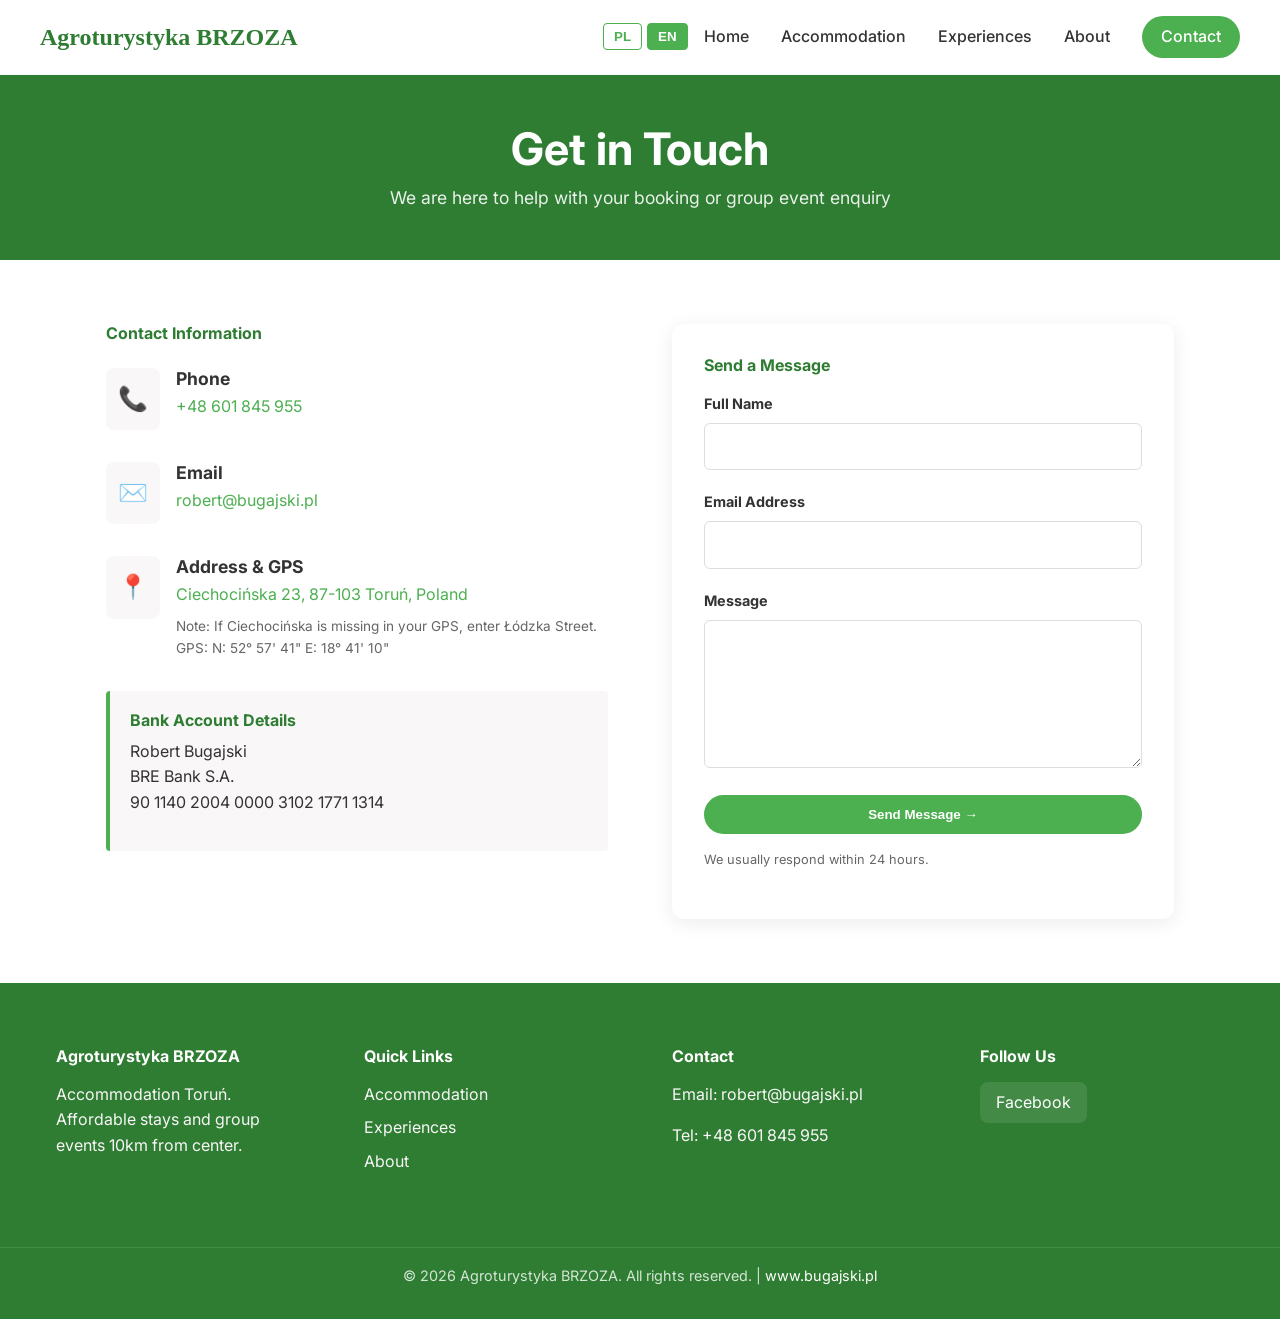
<file: contact.html>
<!DOCTYPE html>
<html lang="pl">
<head>
    <meta charset="UTF-8">
    <meta name="viewport" content="width=device-width, initial-scale=1.0">
    <title data-i18n="meta.title">Kontakt - Agroturystyka BRZOZA | Noclegi Toruń</title>
    <meta name="description" data-i18n="meta.description" content="Skontaktuj się z Agroturystyką BRZOZA. Rezerwacje, zapytania grupowe, dane kontaktowe i dojazd. Ciechocińska 23, 87-103 Toruń.">
    <link rel="canonical" href="https://www.bugajski.pl/contact.html">
    
    <link rel="stylesheet" href="css/reset.css">
    <link rel="stylesheet" href="css/style.css">
    <link href="https://fonts.googleapis.com/css2?family=Inter:wght@300;400;700&display=swap" rel="stylesheet">

    <style>
        /* Page-specific styles only */
        .contact-details h2 { color: var(--color-primary-green); margin-bottom: 1.5rem; }
    </style>
</head>
<body data-lang="pl">

    <!-- ==================== HEADER ==================== -->
    <header class="main-header">
        <div class="container header-content">
            <a href="index.html" class="logo">Agroturystyka BRZOZA</a>

            <div class="language-selector" role="group" aria-label="Language selection">
                <button id="lang-pl" data-lang="pl" class="lang-button active" aria-pressed="true">PL</button>
                <button id="lang-en" data-lang="en" class="lang-button" aria-pressed="false">EN</button>
            </div>

            <nav class="main-nav" aria-label="Main Navigation">
                <button class="menu-toggle" aria-expanded="false" aria-controls="navigation-menu">
                    <span class="hamburger-icon" aria-hidden="true">☰</span>
                    <span class="sr-only">Menu</span>
                </button>
                <ul id="navigation-menu" class="nav-list">
                    <li><a href="index.html" data-i18n="nav.home">Strona główna</a></li>
                    <li><a href="accommodations.html" data-i18n="nav.accommodations">Noclegi</a></li>
                    <li><a href="experiences.html" data-i18n="nav.experiences">Atrakcje</a></li>
                    <li><a href="about.html" data-i18n="nav.about">O nas</a></li>
                    <li><a href="contact.html" aria-current="page" class="nav-cta" data-i18n="nav.contact">Kontakt</a></li>
                </ul>
            </nav>
        </div>
    </header>

    <!-- ==================== MAIN ==================== -->
    <main>
        <div class="page-hero">
            <div class="container">
                <h1 data-i18n="page.title">Skontaktuj się</h1>
                <p data-i18n="page.subtitle">Jesteśmy tutaj, aby pomóc w rezerwacji lub zapytaniach grupowych</p>
            </div>
        </div>

        <div class="container contact-container">
            <div class="contact-details">
                <h2 data-i18n="contact.detailsTitle">Informacje kontaktowe</h2>
                
                <div class="contact-item">
                    <span class="icon">📞</span>
                    <div>
                        <h3 data-i18n="contact.phone">Telefon</h3>
                        <p><a href="tel:+48601845955"><strong>+48 601 845 955</strong></a></p>
                    </div>
                </div>

                <div class="contact-item">
                    <span class="icon">✉️</span>
                    <div>
                        <h3 data-i18n="contact.email">Email</h3>
                        <p><a href="mailto:robert@bugajski.pl"><strong>robert@bugajski.pl</strong></a></p>
                    </div>
                </div>

                <div class="contact-item">
                    <span class="icon">📍</span>
                    <div>
                        <h3 data-i18n="contact.address">Adres & GPS</h3>
                        <p>
                            <a href="https://www.google.com/maps/place/Agroturystyka+Brzoza/@52.9628479,18.6886068,17z/data=!3m1!4b1!4m6!3m5!1s0x471cca7d97860bc1:0x1527fb5d2cc346a!8m2!3d52.9628479!4d18.6886068!16s%2Fg%2F1tfdc6hp?hl=en-FR&entry=ttu" 
                               target="_blank" 
                               rel="noopener noreferrer">
                                Ciechocińska 23, 87-103 Toruń, Poland
                            </a>
                        </p>
                        <p style="font-size: 0.85rem; margin-top: 0.5rem;">
                            <em data-i18n="contact.gpsNote">Uwaga: Jeśli brakuje ul. Ciechocińskiej, wpisz ul. Łódzką.</em><br>
                            <strong>GPS:</strong> N: 52° 57' 41" E: 18° 41' 10"
                        </p>
                    </div>
                </div>

                <div class="bank-box">
                    <h4 data-i18n="contact.bankTitle">Dane do przelewu</h4>
                    <p>Robert Bugajski<br>
                    BRE Bank S.A.<br>
                    90 1140 2004 0000 3102 1771 1314</p>
                </div>
            </div>

            <div class="contact-form-card">
                <h3 data-i18n="contact.formTitle">Wyślij wiadomość</h3>
                <form action="https://formspree.io/f/your-form-id" method="POST" id="contact-form">
                    <div class="form-group">
                        <label for="name" data-i18n="contact.labelName">Imię i nazwisko</label>
                        <input type="text" id="name" name="name" required>
                    </div>
                    <div class="form-group">
                        <label for="email" data-i18n="contact.labelEmail">Adres E-mail</label>
                        <input type="email" id="email" name="email" required>
                    </div>
                    <div class="form-group">
                        <label for="message" data-i18n="contact.labelMessage">Wiadomość</label>
                        <textarea id="message" name="message" rows="6" required></textarea>
                    </div>
                    <button type="submit" class="cta-button" style="width: 100%; border: none; cursor: pointer;" data-i18n="contact.submit">Wyślij wiadomość →</button>
                    <p style="font-size: 0.8rem; margin-top: 1rem; color: var(--color-text-light);" data-i18n="contact.formNote">Odpowiadamy zazwyczaj w ciągu 24 godzin.</p>
                </form>
            </div>
        </div>
    </main>

    <!-- ==================== FOOTER ==================== -->
    <footer class="main-footer">
        <div class="container footer-grid">
            <div class="footer-col">
                <h4>Agroturystyka BRZOZA</h4>
                <p data-i18n="footer.tagline">Noclegi Toruń. Tanie noclegi i eventy 10km od centrum.</p>
            </div>
            <div class="footer-col">
                <h4 data-i18n="footer.quickLinks">Szybkie linki</h4>
                <ul>
                    <li><a href="accommodations.html" data-i18n="nav.accommodations">Noclegi</a></li>
                    <li><a href="experiences.html" data-i18n="nav.experiences">Atrakcje</a></li>
                    <li><a href="about.html" data-i18n="nav.about">O nas</a></li>
                </ul>
            </div>
            <div class="footer-col">
                <h4 data-i18n="footer.contact">Kontakt</h4>
                <p>Email: <a href="mailto:robert@bugajski.pl">robert@bugajski.pl</a></p>
                <p>Tel: <a href="tel:+48601845955">+48 601 845 955</a></p>
            </div>
            <div class="footer-col">
                <h4 data-i18n="footer.followUs">Obserwuj nas</h4>
                <div class="social-links">
                    <a href="https://www.facebook.com/people/Agroturystyka-Brzoza/100063647692455/#" target="_blank" rel="noopener noreferrer" aria-label="Visit Agroturystyka BRZOZA on Facebook">Facebook</a>
                </div>
            </div>
        </div>
        <div class="footer-bottom">
            <p>&copy; <span id="footer-year"></span> Agroturystyka BRZOZA. <span data-i18n="footer.rights">Wszelkie prawa zastrzeżone.</span> | <a href="https://www.bugajski.pl">www.bugajski.pl</a></p>
        </div>
    </footer>

    <script>
        // ============================================================
        //  TRANSLATIONS
        // ============================================================
        const TRANSLATIONS = {
            pl: {
                'meta.title': 'Kontakt - Agroturystyka BRZOZA | Noclegi Toruń',
                'meta.description': 'Skontaktuj się z Agroturystyką BRZOZA. Rezerwacje, zapytania grupowe, dane kontaktowe i dojazd. Ciechocińska 23, 87-103 Toruń.',

                'nav.home': 'Strona główna',
                'nav.accommodations': 'Noclegi',
                'nav.experiences': 'Atrakcje',
                'nav.about': 'O nas',
                'nav.contact': 'Kontakt',

                'page.title': 'Skontaktuj się',
                'page.subtitle': 'Jesteśmy tutaj, aby pomóc w rezerwacji lub zapytaniach grupowych',

                'contact.detailsTitle': 'Informacje kontaktowe',
                'contact.phone': 'Telefon',
                'contact.email': 'Email',
                'contact.address': 'Adres & GPS',
                'contact.gpsNote': 'Uwaga: Jeśli brakuje ul. Ciechocińskiej, wpisz ul. Łódzką.',
                'contact.bankTitle': 'Dane do przelewu',
                'contact.formTitle': 'Wyślij wiadomość',
                'contact.labelName': 'Imię i nazwisko',
                'contact.labelEmail': 'Adres E-mail',
                'contact.labelMessage': 'Wiadomość',
                'contact.submit': 'Wyślij wiadomość →',
                'contact.formNote': 'Odpowiadamy zazwyczaj w ciągu 24 godzin.',

                'footer.tagline': 'Noclegi Toruń. Tanie noclegi i eventy 10km od centrum.',
                'footer.quickLinks': 'Szybkie linki',
                'footer.contact': 'Kontakt',
                'footer.followUs': 'Obserwuj nas',
                'footer.rights': 'Wszelkie prawa zastrzeżone.'
            },

            en: {
                'meta.title': 'Contact - Agroturystyka BRZOZA | Accommodation Toruń',
                'meta.description': 'Contact Agroturystyka BRZOZA. Bookings, group enquiries, contact details and directions. Ciechocińska 23, 87-103 Toruń, Poland.',

                'nav.home': 'Home',
                'nav.accommodations': 'Accommodation',
                'nav.experiences': 'Experiences',
                'nav.about': 'About',
                'nav.contact': 'Contact',

                'page.title': 'Get in Touch',
                'page.subtitle': 'We are here to help with your booking or group event enquiry',

                'contact.detailsTitle': 'Contact Information',
                'contact.phone': 'Phone',
                'contact.email': 'Email',
                'contact.address': 'Address & GPS',
                'contact.gpsNote': 'Note: If Ciechocińska is missing in your GPS, enter Łódzka Street.',
                'contact.bankTitle': 'Bank Account Details',
                'contact.formTitle': 'Send a Message',
                'contact.labelName': 'Full Name',
                'contact.labelEmail': 'Email Address',
                'contact.labelMessage': 'Message',
                'contact.submit': 'Send Message →',
                'contact.formNote': 'We usually respond within 24 hours.',

                'footer.tagline': 'Accommodation Toruń. Affordable stays and group events 10km from center.',
                'footer.quickLinks': 'Quick Links',
                'footer.contact': 'Contact',
                'footer.followUs': 'Follow Us',
                'footer.rights': 'All rights reserved.'
            }
        };

        // ============================================================
        //  i18n ENGINE
        // ============================================================
        let currentLang = localStorage.getItem('preferredLang') || 'pl';

        function t(key) {
            return (TRANSLATIONS[currentLang] && TRANSLATIONS[currentLang][key]) 
                ?? (TRANSLATIONS['pl'][key] ?? key);
        }

        function applyTranslations() {
            const lang = currentLang;

            document.documentElement.lang = lang;
            document.body.setAttribute('data-lang', lang);
            document.title = t('meta.title');

            const metaDesc = document.querySelector('meta[name="description"]');
            if (metaDesc) metaDesc.setAttribute('content', t('meta.description'));

            document.querySelectorAll('[data-i18n]').forEach(el => {
                el.textContent = t(el.dataset.i18n);
            });

            document.querySelectorAll('.lang-button').forEach(btn => {
                const isActive = btn.dataset.lang === lang;
                btn.classList.toggle('active', isActive);
                btn.setAttribute('aria-pressed', String(isActive));
            });
        }

        document.querySelectorAll('.lang-button').forEach(btn => {
            btn.addEventListener('click', () => {
                currentLang = btn.dataset.lang;
                localStorage.setItem('preferredLang', currentLang);
                applyTranslations();
            });
        });

        // ============================================================
        //  INIT
        // ============================================================
        document.getElementById('footer-year').textContent = new Date().getFullYear();
        applyTranslations();

        // Mobile menu
        const menuToggle = document.querySelector('.menu-toggle');
        const navMenu = document.getElementById('navigation-menu');
        if (menuToggle && navMenu) {
            menuToggle.addEventListener('click', () => {
                const expanded = menuToggle.getAttribute('aria-expanded') === 'true';
                menuToggle.setAttribute('aria-expanded', String(!expanded));
                navMenu.classList.toggle('nav-open');
            });
        }

        // Form handling with loading state
        const form = document.getElementById('contact-form');
        if (form) {
            form.addEventListener('submit', async (e) => {
                e.preventDefault();
                const submitBtn = form.querySelector('button[type="submit"]');
                const originalText = submitBtn.textContent;
                
                submitBtn.textContent = currentLang === 'pl' ? 'Wysyłanie...' : 'Sending...';
                submitBtn.disabled = true;

                // Note: Replace with your actual form handling endpoint
                // For demo, we'll just simulate success
                try {
                    // Uncomment for actual form submission:
                    // const response = await fetch(form.action, {
                    //     method: 'POST',
                    //     body: new FormData(form),
                    //     headers: { 'Accept': 'application/json' }
                    // });
                    
                    // Simulate network delay
                    await new Promise(resolve => setTimeout(resolve, 1000));
                    
                    alert(currentLang === 'pl' 
                        ? 'Dziękujemy za wiadomość! Odpowiemy tak szybko, jak to możliwe.' 
                        : 'Thank you for your message! We will respond as soon as possible.');
                    form.reset();
                } catch (error) {
                    alert(currentLang === 'pl'
                        ? 'Przepraszamy, wystąpił błąd. Prosimy spróbować ponownie lub zadzwonić.'
                        : 'Sorry, an error occurred. Please try again or call us.');
                } finally {
                    submitBtn.textContent = originalText;
                    submitBtn.disabled = false;
                }
            });
        }
    </script>
</body>
</html>
</file>
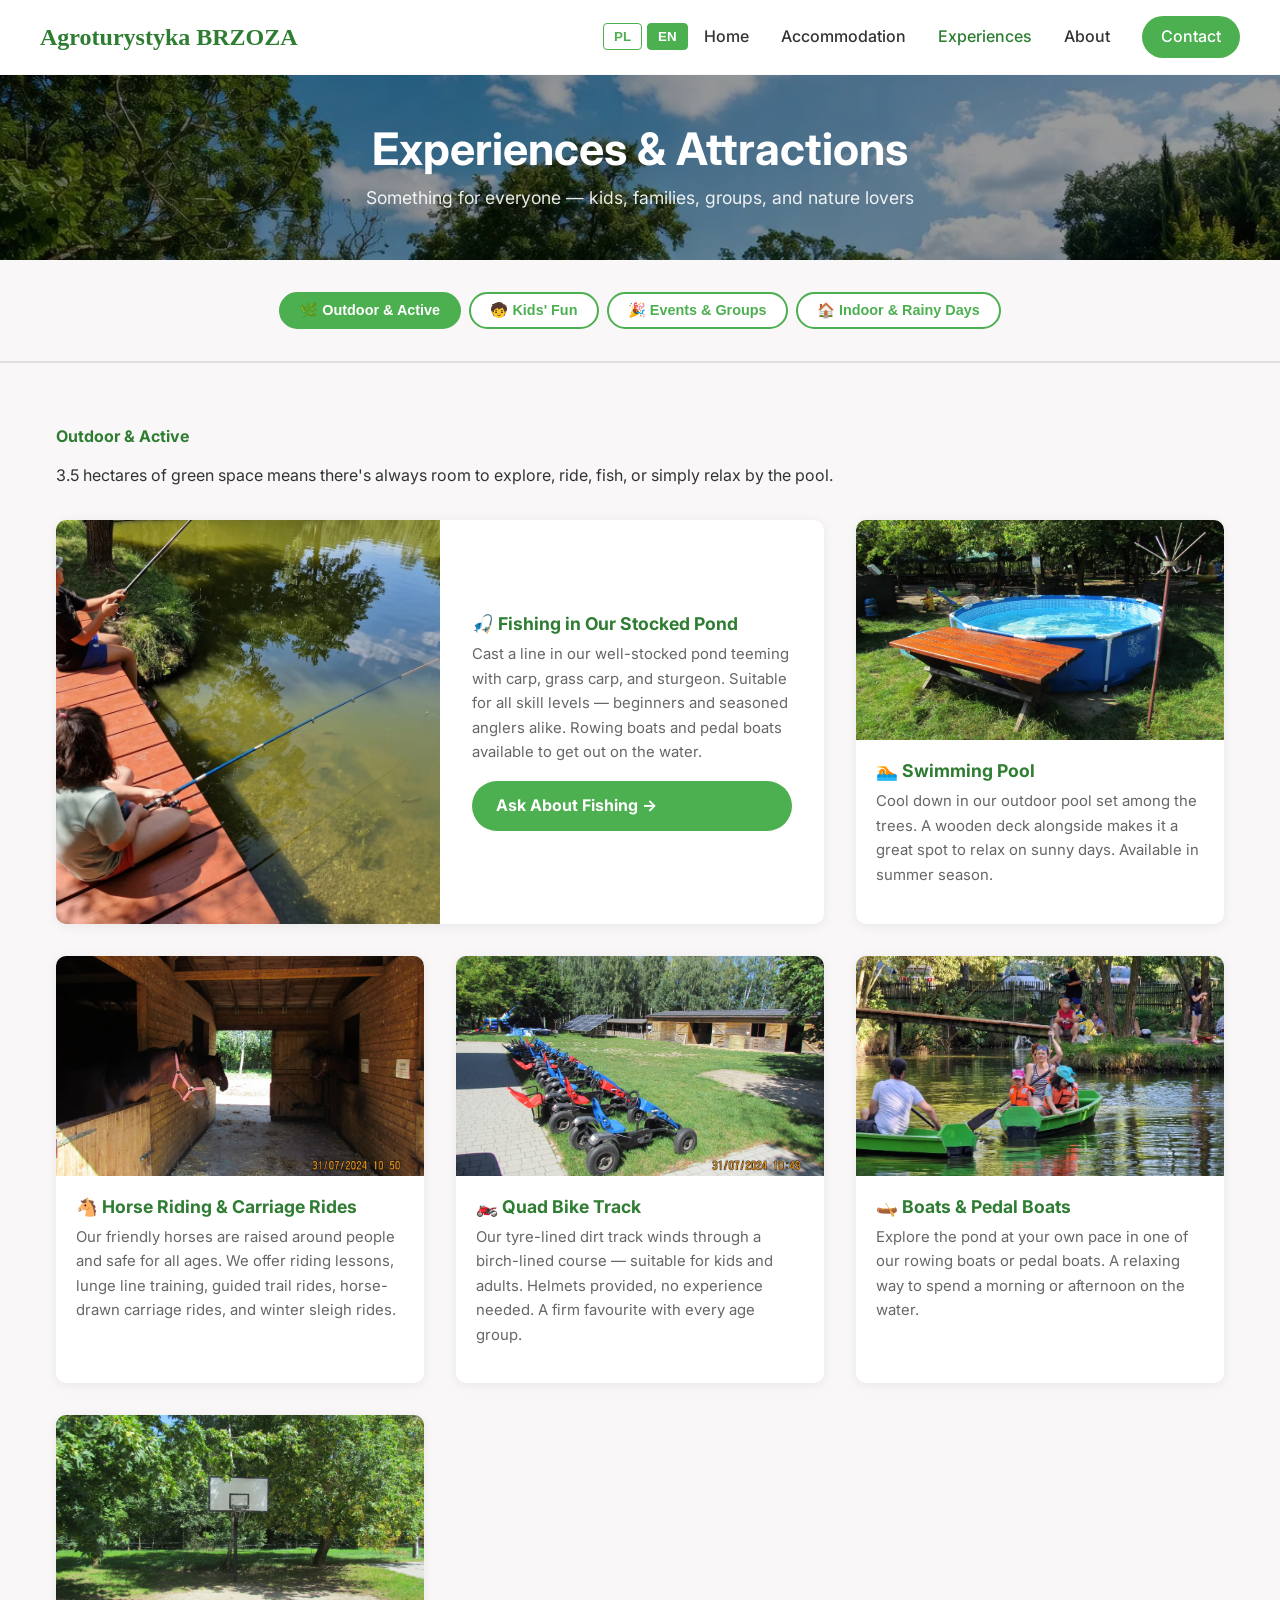
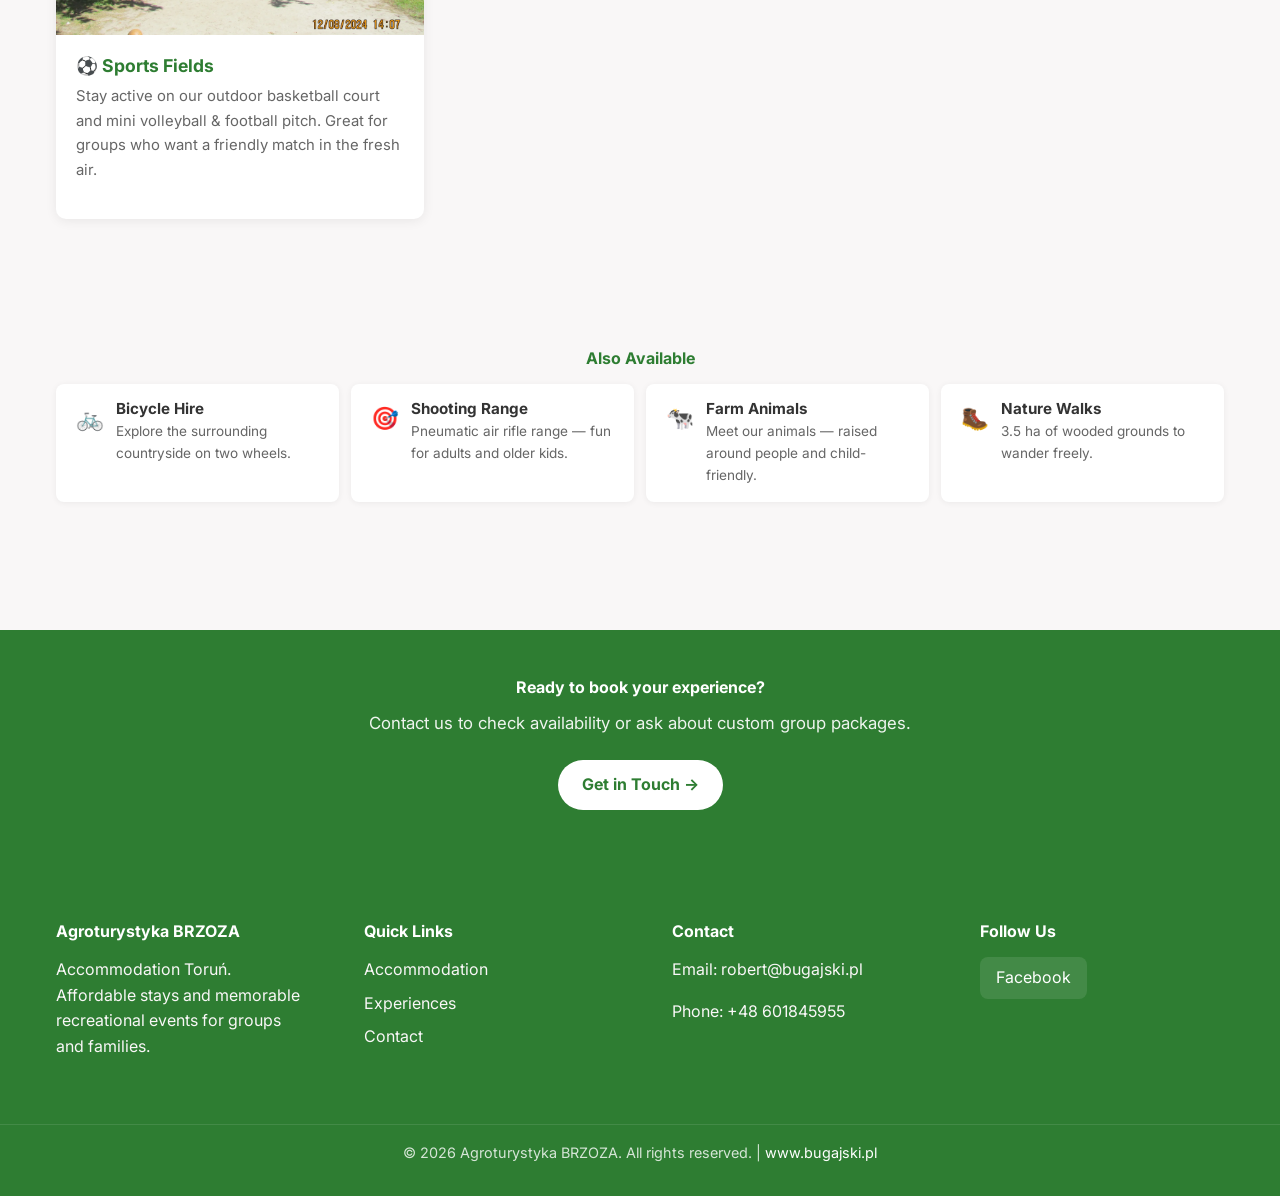
<file: experiences.html>
<!DOCTYPE html>
<html lang="pl">
<head>
    <meta charset="UTF-8">
    <meta name="viewport" content="width=device-width, initial-scale=1.0">
    <title>Experiences - Agroturystyka BRZOZA | Atrakcje Toruń</title>
    <meta name="description" content="Quad bikes, horse riding, fishing, swimming pool, BBQ, bouncy castles and more. Family and group activities at Agroturystyka BRZOZA near Toruń.">
    <link rel="canonical" href="https://www.bugajski.pl/experiences.html">

    <link rel="stylesheet" href="css/reset.css">
    <link rel="stylesheet" href="css/style.css">
    <link href="https://fonts.googleapis.com/css2?family=Inter:wght@300;400;700&display=swap" rel="stylesheet">

    <style>
        /* ── Page hero (replaced green box with image banner - same dimensions) ── */
        .page-hero {
            background-color: var(--color-primary-green);
            color: var(--color-white);
            padding: 3rem 0;
            text-align: center;
            position: relative;
            background-image: url('images/hero-banner-wide.webp');
            background-size: cover;
            background-position: center 30%;
            background-repeat: no-repeat;
        }
        /* Dark overlay for text readability, maintaining original feel */
        .page-hero::before {
            content: '';
            position: absolute;
            top: 0;
            left: 0;
            right: 0;
            bottom: 0;
            background: rgba(0, 0, 0, 0.4);
            z-index: 1;
        }
        .page-hero .container {
            position: relative;
            z-index: 2;
        }
        .page-hero h1 { 
            color: var(--color-white); 
            font-size: clamp(1.8rem, 4vw, 2.8rem); 
            margin-bottom: 0.5rem;
        }
        .page-hero p  { 
            font-size: 1.1rem; 
            opacity: 0.9; 
            margin: 0;
        }

        /* ── Tab navigation ────────────────────────────── */
        .tab-nav {
            display: flex;
            justify-content: center;
            gap: 0.5rem;
            flex-wrap: wrap;
            padding: var(--spacing-medium) var(--spacing-small);
            background: var(--color-light-background);
            border-bottom: 2px solid #e0e0e0;
            position: sticky;
            top: 64px;
            z-index: 100;
        }
        .tab-btn {
            background: var(--color-white);
            border: 2px solid var(--color-secondary-green);
            color: var(--color-secondary-green);
            padding: 0.5rem 1.2rem;
            border-radius: 50px;
            font-weight: 700;
            font-size: 0.9rem;
            cursor: pointer;
            transition: all 0.2s;
        }
        .tab-btn.active,
        .tab-btn:hover {
            background: var(--color-secondary-green);
            color: var(--color-white);
        }

        /* ── Tab panels ────────────────────────────────── */
        .tab-panel { display: none; }
        .tab-panel.is-active { display: block; }

        /* ── Section titles ────────────────────────────── */
        .section-title {
            text-align: center;
            color: var(--color-primary-green);
            font-size: clamp(1.5rem, 3vw, 2rem);
            margin-bottom: 0.5rem;
        }
        .section-subtitle {
            text-align: center;
            color: var(--color-text-light);
            max-width: 600px;
            margin: 0 auto var(--spacing-large);
            font-size: 1.05rem;
            line-height: 1.7;
        }

        /* ── Activity cards grid ───────────────────────── */
        .activities-grid {
            display: grid;
            grid-template-columns: repeat(auto-fit, minmax(300px, 1fr));
            gap: var(--spacing-medium);
            margin-bottom: var(--spacing-large);
        }

        .activity-card {
            background: var(--color-white);
            border-radius: 10px;
            overflow: hidden;
            box-shadow: 0 2px 12px rgba(0,0,0,0.07);
            transition: transform 0.3s ease, box-shadow 0.3s ease;
        }
        .activity-card:hover {
            transform: translateY(-4px);
            box-shadow: 0 8px 24px rgba(0,0,0,0.12);
        }
        .activity-card img {
            width: 100%;
            height: 220px;
            object-fit: cover;
            display: block;
        }
        .activity-card-body { padding: 1.25rem; }
        .activity-card-body h3 {
            color: var(--color-primary-green);
            font-size: 1.1rem;
            margin-bottom: 0.5rem;
        }
        .activity-card-body p {
            color: var(--color-text-light);
            font-size: 0.93rem;
            line-height: 1.65;
            margin: 0 0 1rem;
        }

        /* ── Featured activity (wide card) ─────────────── */
        .activity-card.featured {
            grid-column: span 2;
            display: grid;
            grid-template-columns: 1fr 1fr;
        }
        .activity-card.featured img {
            height: 100%;
            min-height: 220px;
        }
        .activity-card.featured .activity-card-body {
            display: flex;
            flex-direction: column;
            justify-content: center;
            padding: var(--spacing-medium);
        }

        /* ── No-photo activity items ───────────────────── */
        .activity-list {
            display: grid;
            grid-template-columns: repeat(auto-fit, minmax(220px, 1fr));
            gap: 0.75rem;
            margin-bottom: var(--spacing-large);
        }
        .activity-list-item {
            background: var(--color-white);
            border-radius: 8px;
            padding: 1rem 1.25rem;
            box-shadow: 0 1px 6px rgba(0,0,0,0.06);
            display: flex;
            gap: 0.75rem;
            align-items: flex-start;
        }
        .activity-list-item .icon { font-size: 1.4rem; flex-shrink: 0; }
        .activity-list-item h4 { font-size: 0.95rem; color: var(--color-text-dark); margin-bottom: 0.2rem; }
        .activity-list-item p  { font-size: 0.85rem; color: var(--color-text-light); margin: 0; }

        /* ── Events tab ────────────────────────────────── */
        .event-packages {
            display: grid;
            grid-template-columns: repeat(auto-fit, minmax(280px, 1fr));
            gap: var(--spacing-medium);
            margin-bottom: var(--spacing-large);
        }
        .event-package {
            background: var(--color-white);
            border-radius: 10px;
            padding: var(--spacing-medium);
            box-shadow: 0 2px 12px rgba(0,0,0,0.07);
            border-top: 4px solid var(--color-secondary-green);
            transition: transform 0.3s ease;
        }
        .event-package:hover { transform: translateY(-4px); }
        .event-package h3 {
            color: var(--color-primary-green);
            font-size: 1.15rem;
            margin-bottom: 0.75rem;
        }
        .event-package ul {
            list-style: none;
            padding: 0;
            margin: 0 0 1.25rem;
        }
        .event-package ul li {
            font-size: 0.93rem;
            color: var(--color-text-light);
            padding: 0.3rem 0;
            border-bottom: 1px solid var(--color-light-background);
            display: flex;
            gap: 0.5rem;
        }
        .event-package ul li::before { content: "✓"; color: var(--color-secondary-green); font-weight: 700; }

        /* ── Divider ───────────────────────────────────── */
        .section-divider {
            border: none;
            border-top: 2px solid var(--color-light-background);
            margin: var(--spacing-large) 0;
        }

        /* ── CTA banner ────────────────────────────────── */
        .cta-banner {
            background-color: var(--color-primary-green);
            color: var(--color-white);
            text-align: center;
            padding: 3rem var(--spacing-medium);
        }
        .cta-banner h2 { color: var(--color-white); margin-bottom: 0.75rem; }
        .cta-banner p  { opacity: 0.92; margin-bottom: 1.5rem; font-size: 1.05rem; }
        .cta-banner .cta-button {
            background: var(--color-white);
            color: var(--color-primary-green);
        }
        .cta-banner .cta-button:hover { background: var(--color-light-background); }

        /* ── Language utilities ────────────────────────── */
        .lang-pl-only { display: none; }
        .lang-en-only { display: none; }
        body[data-lang="pl"] .lang-pl-only { display: inline; }
        body[data-lang="pl"] .lang-en-only { display: none; }
        body[data-lang="en"] .lang-pl-only { display: none; }
        body[data-lang="en"] .lang-en-only { display: inline; }
        
        .lang-block-pl, .lang-block-en { display: none; }
        body[data-lang="pl"] .lang-block-pl { display: block; }
        body[data-lang="pl"] .lang-block-en { display: none; }
        body[data-lang="en"] .lang-block-en { display: block; }
        body[data-lang="en"] .lang-block-pl { display: none; }
        
        .activities-pl, .activities-en { display: none; }
        body[data-lang="pl"] .activities-pl { display: grid; }
        body[data-lang="en"] .activities-en { display: grid; }
        
        .event-packages-pl, .event-packages-en { display: none; }
        body[data-lang="pl"] .event-packages-pl { display: grid; }
        body[data-lang="en"] .event-packages-en { display: grid; }
        
        .activity-list-pl, .activity-list-en { display: none; }
        body[data-lang="pl"] .activity-list-pl { display: grid; }
        body[data-lang="en"] .activity-list-en { display: grid; }
        
        .hero-sub-pl, .hero-sub-en { display: none; }
        body[data-lang="pl"] .hero-sub-pl { display: block; }
        body[data-lang="en"] .hero-sub-en { display: block; }
        
        .tab-btn-pl, .tab-btn-en { display: none; }
        body[data-lang="pl"] .tab-btn-pl { display: block; }
        body[data-lang="en"] .tab-btn-en { display: block; }
        
        .section-title-pl, .section-title-en { display: none; }
        body[data-lang="pl"] .section-title-pl { display: block; }
        body[data-lang="en"] .section-title-en { display: block; }
        
        .section-subtitle-pl, .section-subtitle-en { display: none; }
        body[data-lang="pl"] .section-subtitle-pl { display: block; }
        body[data-lang="en"] .section-subtitle-en { display: block; }
        
        .cta-banner-pl, .cta-banner-en { display: none; }
        body[data-lang="pl"] .cta-banner-pl { display: block; }
        body[data-lang="en"] .cta-banner-en { display: block; }
        
        .tip-box-pl, .tip-box-en { display: none; }
        body[data-lang="pl"] .tip-box-pl { display: block; }
        body[data-lang="en"] .tip-box-en { display: block; }

        /* ── Responsive ────────────────────────────────── */
        @media (max-width: 768px) {
            .activity-card.featured {
                grid-column: span 1;
                grid-template-columns: 1fr;
            }
            .activity-card.featured img {
                height: 220px;
            }
            .tab-nav { top: 56px; }
        }
    </style>
</head>
<body style="background-color: var(--color-light-background);" data-lang="pl">

    <!-- ── HEADER ─────────────────────────────────────── -->
    <header class="main-header">
        <div class="container header-content">
            <a href="index.html" class="logo">Agroturystyka BRZOZA</a>
            <div class="language-selector">
                <button id="lang-pl" data-lang="pl" class="lang-button active" aria-pressed="true">PL</button>
                <button id="lang-en" data-lang="en" class="lang-button" aria-pressed="false">EN</button>
            </div>
            <nav class="main-nav" aria-label="Main Navigation">
                <button class="menu-toggle" aria-expanded="false" aria-controls="navigation-menu">
                    <span class="hamburger-icon" aria-hidden="true">☰</span>
                    <span class="sr-only">Menu</span>
                </button>
                <ul id="navigation-menu" class="nav-list">
                    <li><a href="index.html"><span class="lang-pl-only">Strona główna</span><span class="lang-en-only">Home</span></a></li>
                    <li><a href="accommodations.html"><span class="lang-pl-only">Noclegi</span><span class="lang-en-only">Accommodation</span></a></li>
                    <li><a href="experiences.html" aria-current="page"><span class="lang-pl-only">Atrakcje</span><span class="lang-en-only">Experiences</span></a></li>
                    <li><a href="about.html"><span class="lang-pl-only">O nas</span><span class="lang-en-only">About</span></a></li>
                    <li><a href="contact.html" class="nav-cta"><span class="lang-pl-only">Kontakt</span><span class="lang-en-only">Contact</span></a></li>
                </ul>
            </nav>
        </div>
    </header>

    <!-- ── MAIN ──────────────────────────────────────── -->
    <main>

        <!-- Page hero: image banner with exact same dimensions as original green box -->
        <div class="page-hero">
            <div class="container">
                <h1><span class="lang-pl-only">Atrakcje i przeżycia</span><span class="lang-en-only">Experiences &amp; Attractions</span></h1>
                <p class="hero-sub-pl">Coś dla każdego — dzieci, rodziny, grupy i miłośnicy natury</p>
                <p class="hero-sub-en">Something for everyone — kids, families, groups, and nature lovers</p>
            </div>
        </div>

        <!-- Tab navigation (bilingual buttons) -->
        <nav class="tab-nav" aria-label="Experience categories">
            <button class="tab-btn tab-btn-pl active" data-tab="outdoor">🌿 Na świeżym powietrzu</button>
            <button class="tab-btn tab-btn-pl" data-tab="kids">🧒 Dla dzieci</button>
            <button class="tab-btn tab-btn-pl" data-tab="events">🎉 Eventy i grupy</button>
            <button class="tab-btn tab-btn-pl" data-tab="indoor">🏠 Wewnątrz / Deszczowe dni</button>
            
            <button class="tab-btn tab-btn-en active" data-tab="outdoor">🌿 Outdoor &amp; Active</button>
            <button class="tab-btn tab-btn-en" data-tab="kids">🧒 Kids' Fun</button>
            <button class="tab-btn tab-btn-en" data-tab="events">🎉 Events &amp; Groups</button>
            <button class="tab-btn tab-btn-en" data-tab="indoor">🏠 Indoor &amp; Rainy Days</button>
        </nav>

        <!-- ════════════════════════════════════════ -->
        <!-- TAB 1 — Outdoor & Active (Polish/English) -->
        <!-- ════════════════════════════════════════ -->
        <div class="tab-panel is-active" id="tab-outdoor">
            <section class="container padding-y-large">
                <h2 class="section-title-pl">Na świeżym powietrzu &amp; Aktywny wypoczynek</h2>
                <h2 class="section-title-en">Outdoor &amp; Active</h2>
                <p class="section-subtitle-pl">
                    3,5 hektara zieleni oznacza, że zawsze jest miejsce do odkrywania, jazdy konnej, wędkowania lub po prostu relaksu przy basenie.
                </p>
                <p class="section-subtitle-en">
                    3.5 hectares of green space means there's always room to explore, ride, fish, or simply relax by the pool.
                </p>

                <!-- Polish activities grid -->
                <div class="activities-grid activities-pl">
                    <article class="activity-card featured">
                        <img src="images/exp-fishing-catch.webp" alt="Gość trzymający dużego karpia złowionego w stawie" loading="lazy">
                        <div class="activity-card-body">
                            <h3>🎣 Wędkowanie w naszym stawie</h3>
                            <p>Zarzuć wędkę w naszym dobrze zarybionym stawie pełnym karpi, amurów i jesiotrów. Odpowiednie dla wszystkich poziomów zaawansowania — zarówno dla początkujących, jak i doświadczonych wędkarzy. Dostępne łodzie wiosłowe i rowery wodne.</p>
                            <a href="contact.html" class="cta-button">Zapytaj o wędkowanie &rarr;</a>
                        </div>
                    </article>
                    <article class="activity-card">
                        <img src="images/exp-pool.webp" alt="Niebieski basen odkryty na terenie gospodarstwa" loading="lazy">
                        <div class="activity-card-body">
                            <h3>🏊 Basen</h3>
                            <p>Ochłodź się w naszym odkrytym basenie wśród drzew. Drewniany taras obok to świetne miejsce do relaksu w słoneczne dni. Dostępny w sezonie letnim.</p>
                        </div>
                    </article>
                    <article class="activity-card">
                        <img src="images/exp-horses.webp" alt="Dwa konie na pastwisku w Agroturystyce BRZOZA" loading="lazy">
                        <div class="activity-card-body">
                            <h3>🐴 Jazda konna i przejażdżki bryczką</h3>
                            <p>Nasze przyjazne konie są wychowywane wśród ludzi i bezpieczne dla każdego wieku. Oferujemy lekcje jazdy, lonżowanie, przejażdżki z przewodnikiem, przejażdżki bryczką i zimą kuligi.</p>
                        </div>
                    </article>
                    <article class="activity-card">
                        <img src="images/exp-quads.webp" alt="Dzieci jeżdżące quadami na torze" loading="lazy">
                        <div class="activity-card-body">
                            <h3>🏍️ Tor quadów</h3>
                            <p>Nasz tor ze ścianami z opon wije się przez brzozowy las — odpowiedni dla dzieci i dorosłych. Kaski zapewnione, doświadczenie nie jest wymagane. Ulubiona atrakcja każdej grupy wiekowej.</p>
                        </div>
                    </article>
                    <article class="activity-card">
                        <img src="images/exp-pond-view.webp" alt="Malowniczy widok na staw wędkarski otoczony drzewami" loading="lazy">
                        <div class="activity-card-body">
                            <h3>🛶 Łodzie i rowery wodne</h3>
                            <p>Odkrywaj staw we własnym tempie w jednej z naszych łodzi wiosłowych lub rowerów wodnych. Relaksujący sposób na spędzenie poranka lub popołudnia na wodzie.</p>
                        </div>
                    </article>
                    <article class="activity-card">
                        <img src="images/exp-basketball.webp" alt="Boisko do koszykówki na terenie gospodarstwa" loading="lazy">
                        <div class="activity-card-body">
                            <h3>⚽ Boiska sportowe</h3>
                            <p>Bądź aktywny na naszym zewnętrznym boisku do koszykówki oraz mini boisku do siatkówki i piłki nożnej. Świetne dla grup, które chcą rozegrać przyjacielski mecz na świeżym powietrzu.</p>
                        </div>
                    </article>
                </div>

                <!-- English activities grid -->
                <div class="activities-grid activities-en">
                    <article class="activity-card featured">
                        <img src="images/exp-fishing-catch.webp" alt="Guest holding a large carp caught in the farm pond" loading="lazy">
                        <div class="activity-card-body">
                            <h3>🎣 Fishing in Our Stocked Pond</h3>
                            <p>Cast a line in our well-stocked pond teeming with carp, grass carp, and sturgeon. Suitable for all skill levels — beginners and seasoned anglers alike. Rowing boats and pedal boats available to get out on the water.</p>
                            <a href="contact.html" class="cta-button">Ask About Fishing &rarr;</a>
                        </div>
                    </article>
                    <article class="activity-card">
                        <img src="images/exp-pool.webp" alt="Blue outdoor swimming pool on the farm" loading="lazy">
                        <div class="activity-card-body">
                            <h3>🏊 Swimming Pool</h3>
                            <p>Cool down in our outdoor pool set among the trees. A wooden deck alongside makes it a great spot to relax on sunny days. Available in summer season.</p>
                        </div>
                    </article>
                    <article class="activity-card">
                        <img src="images/exp-horses.webp" alt="Two horses in the paddock at Agroturystyka BRZOZA" loading="lazy">
                        <div class="activity-card-body">
                            <h3>🐴 Horse Riding &amp; Carriage Rides</h3>
                            <p>Our friendly horses are raised around people and safe for all ages. We offer riding lessons, lunge line training, guided trail rides, horse-drawn carriage rides, and winter sleigh rides.</p>
                        </div>
                    </article>
                    <article class="activity-card">
                        <img src="images/exp-quads.webp" alt="Children riding quad bikes on a dirt track" loading="lazy">
                        <div class="activity-card-body">
                            <h3>🏍️ Quad Bike Track</h3>
                            <p>Our tyre-lined dirt track winds through a birch-lined course — suitable for kids and adults. Helmets provided, no experience needed. A firm favourite with every age group.</p>
                        </div>
                    </article>
                    <article class="activity-card">
                        <img src="images/exp-pond-view.webp" alt="Scenic view of the fishing pond surrounded by trees" loading="lazy">
                        <div class="activity-card-body">
                            <h3>🛶 Boats &amp; Pedal Boats</h3>
                            <p>Explore the pond at your own pace in one of our rowing boats or pedal boats. A relaxing way to spend a morning or afternoon on the water.</p>
                        </div>
                    </article>
                    <article class="activity-card">
                        <img src="images/exp-basketball.webp" alt="Basketball hoop on the farm grounds" loading="lazy">
                        <div class="activity-card-body">
                            <h3>⚽ Sports Fields</h3>
                            <p>Stay active on our outdoor basketball court and mini volleyball &amp; football pitch. Great for groups who want a friendly match in the fresh air.</p>
                        </div>
                    </article>
                </div>

                <hr class="section-divider">
                <h3 style="text-align:center; color: var(--color-primary-green); margin-bottom: var(--spacing-small);"><span class="lang-pl-only">Dostępne również</span><span class="lang-en-only">Also Available</span></h3>
                
                <!-- Polish extras list -->
                <div class="activity-list activity-list-pl">
                    <div class="activity-list-item"><span class="icon">🚲</span><div><h4>Wypożyczalnia rowerów</h4><p>Odkrywaj okolicę na dwóch kółkach.</p></div></div>
                    <div class="activity-list-item"><span class="icon">🎯</span><div><h4>Strzelnica</h4><p>Strzelnica pneumatyczna — zabawa dla dorosłych i starszych dzieci.</p></div></div>
                    <div class="activity-list-item"><span class="icon">🐄</span><div><h4>Zwierzeta gospodarskie</h4><p>Poznaj nasze zwierzęta — wychowywane wśród ludzi i przyjazne dzieciom.</p></div></div>
                    <div class="activity-list-item"><span class="icon">🥾</span><div><h4>Spacery na łonie natury</h4><p>3,5 ha zalesionego terenu do swobodnego spacerowania.</p></div></div>
                </div>
                
                <!-- English extras list -->
                <div class="activity-list activity-list-en">
                    <div class="activity-list-item"><span class="icon">🚲</span><div><h4>Bicycle Hire</h4><p>Explore the surrounding countryside on two wheels.</p></div></div>
                    <div class="activity-list-item"><span class="icon">🎯</span><div><h4>Shooting Range</h4><p>Pneumatic air rifle range — fun for adults and older kids.</p></div></div>
                    <div class="activity-list-item"><span class="icon">🐄</span><div><h4>Farm Animals</h4><p>Meet our animals — raised around people and child-friendly.</p></div></div>
                    <div class="activity-list-item"><span class="icon">🥾</span><div><h4>Nature Walks</h4><p>3.5 ha of wooded grounds to wander freely.</p></div></div>
                </div>
            </section>
        </div>

        <!-- TAB 2 — Kids' Fun (Polish/English) -->
        <div class="tab-panel" id="tab-kids">
            <section class="container padding-y-large">
                <h2 class="section-title-pl">Atrakcje dla dzieci</h2>
                <h2 class="section-title-en">Kids' Fun</h2>
                <p class="section-subtitle-pl">Uwielbiamy gościć rodziny. Od dmuchańców po quady i zwierzęta gospodarskie — dzieci nigdy nie nudzą się w BRZOZIE.</p>
                <p class="section-subtitle-en">We love welcoming families. From bouncy castles to quad bikes and farm animals, kids never run out of things to do at BRZOZA.</p>
                
                <div class="activities-grid activities-pl">
                    <article class="activity-card featured"><img src="images/exp-bouncy.webp" alt="Duża dmuchana zjeżdżalnia" loading="lazy"><div class="activity-card-body"><h3>🎪 Dmuchańce i zjeżdżalnia</h3><p>Nasza ogromna dmuchana zjeżdżalnia w kształcie ryby to ogromny hit wśród młodszych gości. Ustawiona na terenie w sezonie letnim zapewnia dzieciom godziny zabawy.</p></div></article>
                    <article class="activity-card"><img src="images/exp-quads.webp" alt="Dziecko na mini quadzie" loading="lazy"><div class="activity-card-body"><h3>🏍️ Mini quady</h3><p>Mamy quady w rozmiarze dziecięcym oraz modele dla dorosłych. Kaski zawsze zapewnione. Tor jest przyjazny dla początkujących.</p></div></article>
                    <article class="activity-card"><img src="images/exp-horses.webp" alt="Konie na farmie" loading="lazy"><div class="activity-card-body"><h3>🐴 Poznaj konie</h3><p>Nasze konie są spokojne i przyjazne. Dzieci mogą je głaskać, karmić i jeździć pod opieką.</p></div></article>
                    <article class="activity-card"><img src="images/exp-pool.webp" alt="Basen z brodzikiem" loading="lazy"><div class="activity-card-body"><h3>🏊 Basen i brodzik</h3><p>Główny basen dla starszych dzieci oraz mały brodzik dla maluchów — rodzice mogą odpocząć w pobliżu.</p></div></article>
                </div>
                <div class="activities-grid activities-en">
                    <article class="activity-card featured"><img src="images/exp-bouncy.webp" alt="Large colourful inflatable slide" loading="lazy"><div class="activity-card-body"><h3>🎪 Bouncy Castle &amp; Inflatable Slide</h3><p>Our giant fish-themed inflatable slide and bouncy castle is a massive hit with younger guests. Set up on the grounds during the summer season.</p></div></article>
                    <article class="activity-card"><img src="images/exp-quads.webp" alt="Child riding a mini quad bike" loading="lazy"><div class="activity-card-body"><h3>🏍️ Mini Quad Bikes</h3><p>We have kid-sized quads alongside adult models. Helmets always provided. The track is beginner-friendly.</p></div></article>
                    <article class="activity-card"><img src="images/exp-horses.webp" alt="Horses on the farm" loading="lazy"><div class="activity-card-body"><h3>🐴 Meet the Horses</h3><p>Our horses are calm and people-friendly. Children can pet, feed, and ride them under supervision.</p></div></article>
                    <article class="activity-card"><img src="images/exp-pool.webp" alt="Pool with paddling area" loading="lazy"><div class="activity-card-body"><h3>🏊 Pool &amp; Paddling Area</h3><p>The main pool is great for older kids, and we have a small paddling pool for toddlers.</p></div></article>
                </div>
                
                <hr class="section-divider">
                <h3 style="text-align:center; color: var(--color-primary-green);"><span class="lang-pl-only">Więcej dla dzieci</span><span class="lang-en-only">More for Kids</span></h3>
                <div class="activity-list activity-list-pl"><div class="activity-list-item"><span class="icon">🎮</span><div><h4>PlayStation</h4><p>Gry w środku na deszczowe dni.</p></div></div><div class="activity-list-item"><span class="icon">⚽</span><div><h4>Piłkarzyki</h4><p>Klasyczna zabawa w środku.</p></div></div><div class="activity-list-item"><span class="icon">🐄</span><div><h4>Zwierzeta</h4><p>Przyjazne zwierzęta do interakcji.</p></div></div></div>
                <div class="activity-list activity-list-en"><div class="activity-list-item"><span class="icon">🎮</span><div><h4>PlayStation Console</h4><p>Indoor gaming for rainy days.</p></div></div><div class="activity-list-item"><span class="icon">⚽</span><div><h4>Table Football</h4><p>Classic indoor fun.</p></div></div><div class="activity-list-item"><span class="icon">🐄</span><div><h4>Farm Animals</h4><p>Safe, friendly animals kids can interact with.</p></div></div></div>
            </section>
        </div>

        <!-- TAB 3 — Events & Groups (Polish/English) -->
        <div class="tab-panel" id="tab-events">
            <section class="container padding-y-large">
                <h2 class="section-title-pl">Eventy i pakiety grupowe</h2>
                <h2 class="section-title-en">Events &amp; Group Packages</h2>
                <p class="section-subtitle-pl">Organizowaliśmy przyjęcia urodzinowe, wycieczki szkolne, integracje firmowe i zjazdy rodzinne. Nasz teren ma przestrzeń i udogodnienia, aby każde spotkanie było niezapomniane.</p>
                <p class="section-subtitle-en">We've hosted birthday parties, school trips, corporate retreats, and family reunions. Our grounds have the space and facilities to make any gathering memorable.</p>
                
                <div class="event-packages event-packages-pl">
                    <div class="event-package"><h3>🎂 Przyjęcie urodzinowe</h3><ul><li>Korzystanie z grilla i miejsca na ognisko</li><li>Dostęp do dmuchańca</li><li>Przejażdżki quadami dla dzieci</li><li>Korzystanie z basenu (lato)</li><li>Miejsca siedzące dla grup</li><li>Możliwość noclegu</li></ul><a href="contact.html" class="cta-button">Zapytaj &rarr;</a></div>
                    <div class="event-package"><h3>🏫 Wycieczka szkolna</h3><ul><li>Wizyta u zwierząt gospodarskich</li><li>Jazda konna / przejażdżki bryczką</li><li>Tor quadów</li><li>Opcja obiadu z grilla</li><li>Boiska sportowe</li><li>Duża pojemność grup</li></ul><a href="contact.html" class="cta-button">Zapytaj &rarr;</a></div>
                    <div class="event-package"><h3>🏢 Integracja firmowa</h3><ul><li>Nocleg dla max 30 osób</li><li>Aktywności zespołowe: quady, wędkowanie, sport</li><li>Wieczory przy grillu i ognisku</li><li>Spokojne otoczenie</li><li>10 km od Torunia</li><li>Elastyczne stawki wielodniowe</li></ul><a href="contact.html" class="cta-button">Zapytaj &rarr;</a></div>
                    <div class="event-package"><h3>🔥 Wieczór z grillem i ogniskiem</h3><ul><li>Dedykowane miejsce na ognisko i grilla</li><li>Miejsca siedzące wśród brzóz</li><li>Dostępne dla prywatnych grup</li><li>Możliwość noclegu</li><li>Opcja cateringu</li></ul><a href="contact.html" class="cta-button">Zapytaj &rarr;</a></div>
                </div>
                <div class="event-packages event-packages-en">
                    <div class="event-package"><h3>🎂 Birthday Party</h3><ul><li>Use of the BBQ &amp; fire pit area</li><li>Bouncy castle access</li><li>Quad bike rides for kids</li><li>Pool use (summer)</li><li>Outdoor seating for groups</li><li>Accommodation available</li></ul><a href="contact.html" class="cta-button">Enquire &rarr;</a></div>
                    <div class="event-package"><h3>🏫 School Trip</h3><ul><li>Farm animal visits</li><li>Horse riding / carriage rides</li><li>Quad bike track</li><li>BBQ lunch option</li><li>Sports fields</li><li>Large group capacity</li></ul><a href="contact.html" class="cta-button">Enquire &rarr;</a></div>
                    <div class="event-package"><h3>🏢 Corporate Retreat</h3><ul><li>Accommodation for up to 30 people</li><li>Team activities: quads, fishing, sports</li><li>BBQ &amp; bonfire evenings</li><li>Quiet surroundings for focus</li><li>10 km from Toruń city</li><li>Flexible multi-day rates</li></ul><a href="contact.html" class="cta-button">Enquire &rarr;</a></div>
                    <div class="event-package"><h3>🔥 BBQ &amp; Bonfire Evening</h3><ul><li>Dedicated fire pit &amp; grill area</li><li>Outdoor seating among birch trees</li><li>Available for private groups</li><li>Combine with overnight stay</li><li>Catering options available</li></ul><a href="contact.html" class="cta-button">Enquire &rarr;</a></div>
                </div>
            </section>
        </div>

        <!-- TAB 4 — Indoor & Rainy Days (Polish/English) -->
        <div class="tab-panel" id="tab-indoor">
            <section class="container padding-y-large">
                <h2 class="section-title-pl">Aktywności wewnątrz i w deszczowe dni</h2>
                <h2 class="section-title-en">Indoor &amp; Rainy Day Activities</h2>
                <p class="section-subtitle-pl">Zła pogoda? Nie ma problemu. Jest mnóstwo rzeczy, które zajmą wszystkich w środku.</p>
                <p class="section-subtitle-en">Bad weather? No problem. There's plenty to keep everyone busy inside.</p>
                
                <div class="activity-list activity-list-pl" style="max-width: 800px; margin: 0 auto var(--spacing-large);">
                    <div class="activity-list-item"><span class="icon">🎮</span><div><h4>PlayStation</h4><p>Gry dla dzieci i dorosłych — świetne na wieczory lub deszczowe dni.</p></div></div>
                    <div class="activity-list-item"><span class="icon">⚽</span><div><h4>Piłkarzyki</h4><p>Klasyczny stół do piłkarzyków — zawsze przyciąga tłumy.</p></div></div>
                    <div class="activity-list-item"><span class="icon">🍳</span><div><h4>Kuchnia do samodzielnego gotowania</h4><p>W pełni wyposażona kuchnia — gotujcie razem jako rodzina lub grupa.</p></div></div>
                    <div class="activity-list-item"><span class="icon">📶</span><div><h4>Darmowe Wi-Fi</h4><p>Szybkie Wi-Fi na terenie całego gospodarstwa — bądź w kontakcie, gdy potrzebujesz.</p></div></div>
                </div>
                <div class="activity-list activity-list-en" style="max-width: 800px; margin: 0 auto var(--spacing-large);">
                    <div class="activity-list-item"><span class="icon">🎮</span><div><h4>PlayStation Console</h4><p>Gaming for kids and adults — great for evenings or wet days.</p></div></div>
                    <div class="activity-list-item"><span class="icon">⚽</span><div><h4>Table Football</h4><p>Classic foosball table — always gets a crowd going.</p></div></div>
                    <div class="activity-list-item"><span class="icon">🍳</span><div><h4>Self-Catering Kitchen</h4><p>Fully equipped kitchen — cook together as a family or group.</p></div></div>
                    <div class="activity-list-item"><span class="icon">📶</span><div><h4>Free Wi-Fi</h4><p>Fast Wi-Fi across the farm — stay connected when you need to.</p></div></div>
                </div>
                
                <div style="background: var(--color-light-background); border-radius: 10px; padding: var(--spacing-medium); max-width: 600px; margin: 0 auto; text-align: center;">
                    <p class="tip-box-pl">💡 <strong>Wskazówka:</strong> Stare Miasto w Toruniu jest oddalone o zaledwie 10 km — deszczowy dzień to doskonała wymówka, aby zwiedzić gotycką architekturę, muzea i słynne warsztaty piernikowe jednego z najpiękniejszych miast Polski.</p>
                    <p class="tip-box-en">💡 <strong>Tip:</strong> Toruń Old Town is just 10 km away — a rainy day is a perfect excuse to explore the Gothic architecture, museums, and the famous gingerbread workshops of one of Poland's most beautiful cities.</p>
                </div>
            </section>
        </div>

        <!-- CTA banner -->
        <div class="cta-banner">
            <div class="container">
                <div class="cta-banner-pl">
                    <h2>Gotowy, aby zarezerwować swoje przeżycia?</h2>
                    <p>Skontaktuj się z nami, aby sprawdzić dostępność lub zapytać o niestandardowe pakiety grupowe.</p>
                    <a href="contact.html" class="cta-button">Skontaktuj się &rarr;</a>
                </div>
                <div class="cta-banner-en">
                    <h2>Ready to book your experience?</h2>
                    <p>Contact us to check availability or ask about custom group packages.</p>
                    <a href="contact.html" class="cta-button">Get in Touch &rarr;</a>
                </div>
            </div>
        </div>

    </main>

    <!-- ── FOOTER (bilingual) ─────────────────────────────────────── -->
    <footer class="main-footer">
        <div class="container footer-grid">
            <div class="footer-col">
                <h4>Agroturystyka BRZOZA</h4>
                <p class="lang-pl-only">Noclegi Toruń. Komfortowy wypoczynek i niezapomniane atrakcje dla grup i rodzin.</p>
                <p class="lang-en-only">Accommodation Toruń. Affordable stays and memorable recreational events for groups and families.</p>
            </div>
            <div class="footer-col">
                <h4><span class="lang-pl-only">Szybkie linki</span><span class="lang-en-only">Quick Links</span></h4>
                <ul>
                    <li><a href="accommodations.html"><span class="lang-pl-only">Noclegi</span><span class="lang-en-only">Accommodation</span></a></li>
                    <li><a href="experiences.html"><span class="lang-pl-only">Atrakcje</span><span class="lang-en-only">Experiences</span></a></li>
                    <li><a href="contact.html"><span class="lang-pl-only">Kontakt</span><span class="lang-en-only">Contact</span></a></li>
                </ul>
            </div>
            <div class="footer-col">
                <h4><span class="lang-pl-only">Kontakt</span><span class="lang-en-only">Contact</span></h4>
                <p>Email: <a href="mailto:robert@bugajski.pl">robert@bugajski.pl</a></p>
                <p>Phone: <a href="tel:+48XXXXXXXXX">+48 601845955</a></p>
            </div>
            <div class="footer-col">
                <h4><span class="lang-pl-only">Obserwuj nas</span><span class="lang-en-only">Follow Us</span></h4>
                <div class="social-links">
                    <a href="https://www.facebook.com/people/Agroturystyka-Brzoza/100063647692455/#" target="_blank" rel="noopener noreferrer" class="social-icon facebook-icon">Facebook</a>
                </div>
            </div>
        </div>
        <div class="footer-bottom">
            <p>&copy; <span id="footer-year"></span> Agroturystyka BRZOZA. <span class="lang-pl-only">Wszelkie prawa zastrzeżone.</span><span class="lang-en-only">All rights reserved.</span> | <a href="https://www.bugajski.pl">www.bugajski.pl</a></p>
        </div>
    </footer>

    <script>
        document.getElementById('footer-year').textContent = new Date().getFullYear();

        // Mobile nav
        const menuToggle = document.querySelector('.menu-toggle');
        const navMenu = document.getElementById('navigation-menu');
        if (menuToggle && navMenu) {
            menuToggle.addEventListener('click', () => {
                const expanded = menuToggle.getAttribute('aria-expanded') === 'true';
                menuToggle.setAttribute('aria-expanded', String(!expanded));
                navMenu.classList.toggle('nav-open');
            });
        }

        // Language switching
        const body = document.body;
        const langPlBtn = document.getElementById('lang-pl');
        const langEnBtn = document.getElementById('lang-en');

        function setLanguage(lang) {
            body.setAttribute('data-lang', lang);
            if (lang === 'pl') {
                langPlBtn.classList.add('active');
                langPlBtn.setAttribute('aria-pressed', 'true');
                langEnBtn.classList.remove('active');
                langEnBtn.setAttribute('aria-pressed', 'false');
                document.documentElement.lang = 'pl';
                document.querySelector('meta[name="description"]').setAttribute('content', 'Quady, jazda konna, wędkowanie, basen, grill, dmuchańce i wiele więcej. Atrakcje dla rodzin i grup w Agroturystyce BRZOZA pod Toruniem.');
                document.title = 'Atrakcje - Agroturystyka BRZOZA | Atrakcje Toruń';
            } else {
                langEnBtn.classList.add('active');
                langEnBtn.setAttribute('aria-pressed', 'true');
                langPlBtn.classList.remove('active');
                langPlBtn.setAttribute('aria-pressed', 'false');
                document.documentElement.lang = 'en';
                document.querySelector('meta[name="description"]').setAttribute('content', 'Quad bikes, horse riding, fishing, swimming pool, BBQ, bouncy castles and more. Family and group activities at Agroturystyka BRZOZA near Toruń.');
                document.title = 'Experiences - Agroturystyka BRZOZA | Attractions Toruń';
            }
            localStorage.setItem('preferredLang', lang);
        }

        langPlBtn.addEventListener('click', () => setLanguage('pl'));
        langEnBtn.addEventListener('click', () => setLanguage('en'));

        const savedLang = localStorage.getItem('preferredLang');
        if (savedLang && (savedLang === 'pl' || savedLang === 'en')) {
            setLanguage(savedLang);
        } else {
            setLanguage('pl');
        }

        // Tab switching
        const tabBtns = document.querySelectorAll('.tab-btn');
        const tabPanels = document.querySelectorAll('.tab-panel');

        function switchTab(tabId) {
            tabBtns.forEach(btn => btn.classList.remove('active'));
            tabPanels.forEach(panel => panel.classList.remove('is-active'));
            const activeBtns = document.querySelectorAll(`.tab-btn[data-tab="${tabId}"]`);
            activeBtns.forEach(btn => btn.classList.add('active'));
            document.getElementById('tab-' + tabId).classList.add('is-active');
        }

        tabBtns.forEach(btn => {
            btn.addEventListener('click', () => {
                const target = btn.dataset.tab;
                switchTab(target);
                document.querySelector('.tab-nav').scrollIntoView({ behavior: 'smooth', block: 'start' });
            });
        });
    </script>

</body>
</html>
</file>
<file: css/style.css>
/* ======================================= */
/* CSS Variables & Base Styles              */
/* ======================================= */

:root {
    /* Color Palette */
    --color-primary-green: #2E7D32;
    --color-secondary-green: #4CAF50;
    --color-earth-tone: #8D6E63;
    --color-light-background: #F9F7F7;
    --color-white: #FFFFFF;
    --color-text-dark: #333333;
    --color-text-light: #666666;

    /* Typography */
    --font-primary: 'Inter', 'Open Sans', 'Montserrat', sans-serif;
    --font-heading: 'Lora', serif;

    /* Spacing */
    --spacing-small: 1rem;
    --spacing-medium: 2rem;
    --spacing-large: 4rem;
}

/* Base Styles */
body {
    font-family: var(--font-primary);
    line-height: 1.6;
    color: var(--color-text-dark);
    background-color: var(--color-white);
}

h1, h2, h3, h4, h5, h6 {
    font-weight: 700;
    line-height: 1.2;
    color: var(--color-primary-green);
    margin-bottom: var(--spacing-small);
}

p {
    margin-bottom: var(--spacing-small);
}

a {
    color: var(--color-secondary-green);
    text-decoration: none;
    transition: color 0.3s ease;
}

a:hover {
    color: var(--color-primary-green);
}

/* Layout Utilities */
.container {
    max-width: 1200px;
    margin: 0 auto;
    padding: 0 var(--spacing-small);
}

.padding-y-large {
    padding-top: var(--spacing-large);
    padding-bottom: var(--spacing-large);
}

.background-light {
    background-color: var(--color-light-background);
}

.text-center {
    text-align: center;
}

/* ======================================= */
/* Header and Navigation                    */
/* ======================================= */

.main-header {
    background-color: var(--color-white);
    border-bottom: 1px solid var(--color-light-background);
    position: sticky;
    top: 0;
    z-index: 1000;
}

.header-content {
    display: flex;
    justify-content: space-between;
    align-items: center;
    padding: var(--spacing-small) 0;
    gap: var(--spacing-small);
}

.logo {
    font-size: 1.5rem;
    font-weight: 700;
    color: var(--color-primary-green);
    font-family: var(--font-heading);
}

.language-selector {
    display: flex;
    gap: 5px;
    margin-left: auto;
}

.lang-button {
    background: none;
    border: 1px solid var(--color-secondary-green);
    color: var(--color-secondary-green);
    padding: 5px 10px;
    border-radius: 4px;
    cursor: pointer;
    font-weight: 700;
    transition: all 0.2s;
}

.lang-button.active {
    background-color: var(--color-secondary-green);
    color: var(--color-white);
}

.lang-button:hover:not(.active) {
    background-color: var(--color-light-background);
}

/* Desktop Navigation */
.main-nav {
    display: flex;
    align-items: center;
}

.nav-list {
    display: flex;
    list-style: none;
    padding: 0;
    margin: 0;
    gap: var(--spacing-medium);
}

.nav-list a {
    padding: 0.5rem 0;
    display: block;
    color: var(--color-text-dark);
    font-weight: 500;
}

.nav-list a[aria-current="page"],
.nav-list a.active {
    color: var(--color-primary-green);
}

.nav-list a.nav-cta {
    background-color: var(--color-secondary-green);
    color: var(--color-white);
    padding: 0.5rem 1.2rem;
    border-radius: 30px;
}

.nav-list a.nav-cta:hover {
    background-color: var(--color-primary-green);
    color: var(--color-white);
}

/* Mobile Menu Toggle */
.menu-toggle {
    display: none;
    background: none;
    border: none;
    font-size: 1.5rem;
    cursor: pointer;
    color: var(--color-primary-green);
    padding: 12px;
    min-width: 44px;
    min-height: 44px;
}

/* ======================================= */
/* Page Hero                               */
/* ======================================= */

.page-hero {
    background-color: var(--color-primary-green);
    color: var(--color-white);
    padding: 3rem 0;
    text-align: center;
}

.page-hero h1 {
    color: var(--color-white);
    font-size: clamp(1.8rem, 4vw, 2.8rem);
    margin-bottom: 0.5rem;
}

.page-hero p {
    font-size: 1.1rem;
    opacity: 0.9;
    margin: 0;
}

.page-hero--image {
    position: relative;
    background-size: cover;
    background-position: center 30%;
    background-repeat: no-repeat;
}

.page-hero--image::before {
    content: '';
    position: absolute;
    top: 0;
    left: 0;
    right: 0;
    bottom: 0;
    background: rgba(0, 0, 0, 0.4);
    z-index: 1;
}

.page-hero--image .container {
    position: relative;
    z-index: 2;
}

/* ======================================= */
/* CTA Buttons                              */
/* ======================================= */

.cta-button {
    display: inline-block;
    background-color: var(--color-secondary-green);
    color: var(--color-white);
    padding: 0.75rem 1.5rem;
    border-radius: 50px;
    font-weight: 700;
    border: none;
    cursor: pointer;
    transition: background-color 0.3s ease;
    text-decoration: none;
}

.cta-button:hover {
    background-color: var(--color-primary-green);
    color: var(--color-white);
}

.secondary-button {
    display: inline-block;
    background: transparent;
    color: var(--color-secondary-green);
    border: 2px solid var(--color-secondary-green);
    padding: 0.75rem 1.5rem;
    border-radius: 50px;
    font-weight: 700;
    transition: all 0.3s ease;
    text-decoration: none;
}

.secondary-button:hover {
    background-color: var(--color-secondary-green);
    color: var(--color-white);
}

/* ======================================= */
/* Cards and Grids                          */
/* ======================================= */

.accommodation-grid,
.activities-grid,
.attractions-grid {
    display: grid;
    gap: var(--spacing-medium);
    grid-template-columns: repeat(auto-fit, minmax(300px, 1fr));
    margin-top: var(--spacing-medium);
    margin-bottom: var(--spacing-large);
}

.card {
    background-color: var(--color-white);
    border-radius: 10px;
    overflow: hidden;
    box-shadow: 0 2px 12px rgba(0, 0, 0, 0.07);
    transition: transform 0.3s ease, box-shadow 0.3s ease;
}

.card:hover {
    transform: translateY(-4px);
    box-shadow: 0 8px 24px rgba(0, 0, 0, 0.12);
}

.card img {
    width: 100%;
    height: 220px;
    object-fit: cover;
    display: block;
}

.card-body {
    padding: 1.25rem;
}

.card-body h3 {
    color: var(--color-primary-green);
    font-size: 1.1rem;
    margin-bottom: 0.5rem;
}

.card-body p {
    color: var(--color-text-light);
    font-size: 0.93rem;
    line-height: 1.65;
    margin: 0 0 1rem;
}

.link-details {
    display: inline-block;
    font-weight: 700;
    color: var(--color-secondary-green);
}

.link-details:hover {
    color: var(--color-primary-green);
}

/* Featured card (spans 2 columns) */
.card--featured {
    grid-column: span 2;
    display: grid;
    grid-template-columns: 1fr 1fr;
}

.card--featured img {
    height: 100%;
    min-height: 220px;
}

.card--featured .card-body {
    display: flex;
    flex-direction: column;
    justify-content: center;
    padding: var(--spacing-medium);
}

/* ======================================= */
/* Contact Page Specific                    */
/* ======================================= */

.contact-container {
    display: grid;
    grid-template-columns: 1fr 1fr;
    gap: var(--spacing-large);
    margin: var(--spacing-large) auto;
    max-width: 1100px;
}

.contact-item {
    display: flex;
    gap: 1rem;
    margin-bottom: 2rem;
    align-items: flex-start;
}

.contact-item .icon {
    font-size: 1.5rem;
    background: var(--color-light-background);
    padding: 0.75rem;
    border-radius: 8px;
    flex-shrink: 0;
}

.contact-item h3 {
    font-size: 1.1rem;
    margin-bottom: 0.3rem;
    color: var(--color-text-dark);
}

.contact-item p {
    margin: 0;
    color: var(--color-text-light);
    line-height: 1.6;
}

.contact-form-card {
    background: var(--color-white);
    padding: var(--spacing-medium);
    border-radius: 12px;
    box-shadow: 0 4px 20px rgba(0, 0, 0, 0.08);
}

.form-group {
    margin-bottom: 1.25rem;
}

.form-group label {
    display: block;
    font-weight: 700;
    margin-bottom: 0.5rem;
    font-size: 0.9rem;
}

.form-group input,
.form-group textarea {
    width: 100%;
    padding: 0.8rem;
    border: 1px solid #ddd;
    border-radius: 6px;
    font-family: inherit;
    font-size: 1rem;
}

.form-group input:focus,
.form-group textarea:focus {
    outline: none;
    border-color: var(--color-secondary-green);
    box-shadow: 0 0 0 2px rgba(76, 175, 80, 0.2);
}

.bank-box {
    background: var(--color-light-background);
    border-left: 4px solid var(--color-secondary-green);
    padding: 1.25rem;
    border-radius: 4px;
    margin-top: 2rem;
}

.bank-box h4 {
    margin-bottom: 0.5rem;
    color: var(--color-primary-green);
}

/* ======================================= */
/* Tab Navigation (Experiences Page)        */
/* ======================================= */

.tab-nav {
    display: flex;
    justify-content: center;
    gap: 0.5rem;
    flex-wrap: wrap;
    padding: var(--spacing-medium) var(--spacing-small);
    background: var(--color-light-background);
    border-bottom: 2px solid #e0e0e0;
    position: sticky;
    top: 64px;
    z-index: 100;
}

.tab-btn {
    background: var(--color-white);
    border: 2px solid var(--color-secondary-green);
    color: var(--color-secondary-green);
    padding: 0.5rem 1.2rem;
    border-radius: 50px;
    font-weight: 700;
    font-size: 0.9rem;
    cursor: pointer;
    transition: all 0.2s;
}

.tab-btn.active,
.tab-btn:hover {
    background: var(--color-secondary-green);
    color: var(--color-white);
}

.tab-panel {
    display: none;
}

.tab-panel.is-active {
    display: block;
}

/* ======================================= */
/* Event Packages                           */
/* ======================================= */

.event-packages {
    display: grid;
    grid-template-columns: repeat(auto-fit, minmax(280px, 1fr));
    gap: var(--spacing-medium);
    margin-bottom: var(--spacing-large);
}

.event-package {
    background: var(--color-white);
    border-radius: 10px;
    padding: var(--spacing-medium);
    box-shadow: 0 2px 12px rgba(0, 0, 0, 0.07);
    border-top: 4px solid var(--color-secondary-green);
    transition: transform 0.3s ease;
}

.event-package:hover {
    transform: translateY(-4px);
}

.event-package h3 {
    color: var(--color-primary-green);
    font-size: 1.15rem;
    margin-bottom: 0.75rem;
}

.event-package ul {
    list-style: none;
    padding: 0;
    margin: 0 0 1.25rem;
}

.event-package ul li {
    font-size: 0.93rem;
    color: var(--color-text-light);
    padding: 0.3rem 0;
    border-bottom: 1px solid var(--color-light-background);
    display: flex;
    gap: 0.5rem;
}

.event-package ul li::before {
    content: "✓";
    color: var(--color-secondary-green);
    font-weight: 700;
}

/* ======================================= */
/* Activity List Items                      */
/* ======================================= */

.activity-list {
    display: grid;
    grid-template-columns: repeat(auto-fit, minmax(220px, 1fr));
    gap: 0.75rem;
    margin-bottom: var(--spacing-large);
}

.activity-list-item {
    background: var(--color-white);
    border-radius: 8px;
    padding: 1rem 1.25rem;
    box-shadow: 0 1px 6px rgba(0, 0, 0, 0.06);
    display: flex;
    gap: 0.75rem;
    align-items: flex-start;
}

.activity-list-item .icon {
    font-size: 1.4rem;
    flex-shrink: 0;
}

.activity-list-item h4 {
    font-size: 0.95rem;
    color: var(--color-text-dark);
    margin-bottom: 0.2rem;
}

.activity-list-item p {
    font-size: 0.85rem;
    color: var(--color-text-light);
    margin: 0;
}

/* ======================================= */
/* Included Items (About Page)              */
/* ======================================= */

.included-section {
    background-color: var(--color-light-background);
    padding: var(--spacing-large) 0;
}

.included-grid {
    display: grid;
    grid-template-columns: repeat(auto-fit, minmax(220px, 1fr));
    gap: 0.75rem;
    max-width: 900px;
    margin: 0 auto;
}

.included-item {
    display: flex;
    align-items: flex-start;
    gap: 0.6rem;
    font-size: 0.95rem;
    color: var(--color-text-dark);
    background: var(--color-white);
    border-radius: 6px;
    padding: 0.75rem 1rem;
    box-shadow: 0 1px 4px rgba(0, 0, 0, 0.05);
}

.included-icon {
    font-size: 1.2rem;
    flex-shrink: 0;
    margin-top: 1px;
}

/* ======================================= */
/* Stats Row (About Page)                   */
/* ======================================= */

.stats-row {
    display: flex;
    justify-content: center;
    gap: var(--spacing-large);
    flex-wrap: wrap;
    background-color: var(--color-primary-green);
    padding: 2.5rem var(--spacing-medium);
    margin-bottom: var(--spacing-large);
}

.stat-item {
    text-align: center;
    color: var(--color-white);
}

.stat-number {
    font-size: 2.2rem;
    font-weight: 700;
    display: block;
}

.stat-label {
    font-size: 0.9rem;
    opacity: 0.85;
}

/* ======================================= */
/* CTA Banner                               */
/* ======================================= */

.cta-banner {
    background-color: var(--color-secondary-green);
    color: var(--color-white);
    text-align: center;
    padding: 3rem var(--spacing-medium);
}

.cta-banner h2 {
    color: var(--color-white);
    margin-bottom: 0.75rem;
}

.cta-banner p {
    opacity: 0.92;
    margin-bottom: 1.5rem;
    font-size: 1.05rem;
}

.cta-banner .cta-button {
    background: var(--color-white);
    color: var(--color-primary-green);
}

.cta-banner .cta-button:hover {
    background: var(--color-light-background);
}

/* ======================================= */
/* Testimonials                             */
/* ======================================= */

.google-rating-badge {
    margin-bottom: var(--spacing-small);
}

.stars {
    display: inline-flex;
    gap: 0.25rem;
    margin-bottom: 0.5rem;
}

.star {
    font-size: 1.5rem;
    color: #ddd;
}

.star.filled {
    color: #FFC107;
}

.star.half {
    color: #FFC107;
}

.featured-quote {
    font-size: 1.2rem;
    line-height: 1.6;
    max-width: 700px;
    margin: var(--spacing-medium) auto;
    padding: var(--spacing-small);
    font-style: italic;
    border-left: 5px solid var(--color-earth-tone);
}

/* ======================================= */
/* Listing Card (Accommodations Page)       */
/* ======================================= */

.listing-card {
    background: var(--color-white);
    border-radius: 10px;
    box-shadow: 0 4px 20px rgba(0, 0, 0, 0.08);
    overflow: hidden;
    margin: var(--spacing-large) auto;
    max-width: 1000px;
}

.listing-header {
    background-color: var(--color-primary-green);
    color: var(--color-white);
    padding: 1.5rem var(--spacing-medium);
    display: flex;
    justify-content: space-between;
    align-items: center;
    flex-wrap: wrap;
    gap: 1rem;
}

.listing-header h2 {
    color: var(--color-white);
    margin: 0;
    font-size: 1.3rem;
}

.price-badge {
    background: var(--color-white);
    color: var(--color-primary-green);
    font-weight: 700;
    font-size: 1.4rem;
    padding: 0.4rem 1.2rem;
    border-radius: 50px;
    white-space: nowrap;
}

.photo-gallery {
    display: grid;
    grid-template-columns: 2fr 1fr;
    grid-template-rows: 1fr 1fr;
    gap: 5px;
    background: #f8f8f8;
}

.photo-item {
    overflow: hidden;
    position: relative;
    cursor: pointer;
}

.photo-item:first-child {
    grid-row: 1 / 3;
}

.photo-item img {
    width: 100%;
    height: 100%;
    object-fit: cover;
    transition: transform 0.4s ease;
    display: block;
}

.photo-item:hover img {
    transform: scale(1.05);
}

.listing-body {
    padding: var(--spacing-medium);
}

.listing-description {
    font-size: 1.05rem;
    color: var(--color-text-dark);
    line-height: 1.7;
    margin-bottom: var(--spacing-medium);
}

.amenities-grid {
    display: grid;
    grid-template-columns: repeat(auto-fit, minmax(160px, 1fr));
    gap: 0.75rem;
    margin-bottom: var(--spacing-medium);
}

.amenity-item {
    display: flex;
    align-items: center;
    gap: 0.5rem;
    font-size: 0.95rem;
    color: var(--color-text-dark);
}

.amenity-icon {
    font-size: 1.2rem;
    flex-shrink: 0;
}

.discount-box {
    background-color: #f0f7f0;
    border-left: 4px solid var(--color-secondary-green);
    border-radius: 4px;
    padding: 1rem 1.25rem;
    margin-bottom: var(--spacing-medium);
}

.discount-box h3 {
    color: var(--color-primary-green);
    font-size: 1rem;
    margin-bottom: 0.5rem;
}

.discount-box ul {
    list-style: none;
    padding: 0;
    margin: 0;
    display: flex;
    gap: var(--spacing-medium);
    flex-wrap: wrap;
}

.discount-box ul li {
    font-weight: 700;
    color: var(--color-primary-green);
    font-size: 0.95rem;
}

.discount-box ul li span {
    font-weight: 400;
    color: var(--color-text-light);
}

.listing-cta {
    display: flex;
    gap: 1rem;
    flex-wrap: wrap;
    align-items: center;
    padding-top: var(--spacing-small);
    border-top: 1px solid var(--color-light-background);
}

/* ======================================= */
/* Lightbox                                 */
/* ======================================= */

.lightbox-overlay {
    display: none;
    position: fixed;
    inset: 0;
    background: rgba(0, 0, 0, 0.92);
    z-index: 9000;
    align-items: center;
    justify-content: center;
}

.lightbox-overlay.is-open {
    display: flex;
}

.lightbox-overlay img {
    max-width: 92vw;
    max-height: 88vh;
    object-fit: contain;
    border-radius: 4px;
}

.lightbox-close {
    position: fixed;
    top: 1rem;
    right: 1.25rem;
    background: none;
    border: none;
    color: white;
    font-size: 2.5rem;
    cursor: pointer;
    line-height: 1;
    padding: 12px;
    min-width: 44px;
    min-height: 44px;
}

.lightbox-prev,
.lightbox-next {
    position: fixed;
    top: 50%;
    transform: translateY(-50%);
    background: rgba(255, 255, 255, 0.15);
    border: none;
    color: white;
    font-size: 2rem;
    padding: 0.5rem 1rem;
    cursor: pointer;
    border-radius: 4px;
    transition: background 0.2s;
    min-width: 44px;
    min-height: 44px;
}

.lightbox-prev {
    left: 1rem;
}

.lightbox-next {
    right: 1rem;
}

.lightbox-prev:hover,
.lightbox-next:hover {
    background: rgba(255, 255, 255, 0.3);
}

/* ======================================= */
/* Footer                                   */
/* ======================================= */

.main-footer {
    background-color: var(--color-primary-green);
    color: var(--color-light-background);
    padding-top: var(--spacing-large);
}

.footer-grid {
    display: grid;
    grid-template-columns: repeat(auto-fit, minmax(200px, 1fr));
    gap: var(--spacing-large);
    padding-bottom: var(--spacing-large);
}

.main-footer h4 {
    color: var(--color-white);
    margin-bottom: 1rem;
}

.main-footer ul {
    list-style: none;
    padding: 0;
}

.main-footer ul li {
    margin-bottom: 0.5rem;
}

.main-footer a {
    color: var(--color-light-background);
    transition: color 0.3s;
}

.main-footer a:hover {
    color: var(--color-white);
}

.social-links a {
    display: inline-block;
    padding: 0.5rem 1rem;
    background: rgba(255, 255, 255, 0.1);
    border-radius: 8px;
    text-decoration: none;
    color: var(--color-white);
    transition: background 0.3s;
}

.social-links a:hover {
    background: rgba(255, 255, 255, 0.2);
}

.footer-bottom {
    border-top: 1px solid rgba(255, 255, 255, 0.1);
    text-align: center;
    padding: var(--spacing-small) 0;
    font-size: 0.9rem;
    color: rgba(255, 255, 255, 0.8);
}

.footer-bottom a {
    color: var(--color-white);
}

/* ======================================= */
/* Language Toggle Utilities                */
/* ======================================= */

[data-lang] .lang-pl,
[data-lang] .lang-en {
    display: none;
}

[data-lang="pl"] .lang-pl {
    display: inline;
}

[data-lang="en"] .lang-en {
    display: inline;
}

[data-lang="pl"] .lang-block-pl {
    display: block;
}

[data-lang="en"] .lang-block-en {
    display: block;
}

[data-lang="pl"] .lang-block-en,
[data-lang="en"] .lang-block-pl {
    display: none;
}

/* ======================================= */
/* Responsive Breakpoints                   */
/* ======================================= */

@media (max-width: 850px) {
    .contact-container {
        grid-template-columns: 1fr;
    }
    
    .contact-form-card {
        order: -1;
    }
}

@media (max-width: 768px) {
    /* Mobile Navigation */
    .nav-list {
        display: none;
        position: absolute;
        top: 100%;
        left: 0;
        width: 100%;
        flex-direction: column;
        background-color: var(--color-white);
        box-shadow: 0 5px 10px rgba(0, 0, 0, 0.1);
        padding: var(--spacing-small) 0;
    }

    .nav-list.nav-open {
        display: flex;
    }

    .nav-list li {
        border-bottom: 1px solid var(--color-light-background);
        width: 100%;
    }

    .nav-list a {
        padding: 1rem var(--spacing-medium);
        text-align: center;
    }

    .nav-list a.nav-cta {
        margin: var(--spacing-small);
    }

    .menu-toggle {
        display: block;
    }

    .header-content {
        flex-wrap: wrap;
    }

    .main-nav {
        width: 100%;
        order: 3;
    }

    /* Cards */
    .card--featured {
        grid-column: span 1;
        grid-template-columns: 1fr;
    }

    .card--featured img {
        height: 220px;
    }

    /* Photo Gallery */
    .photo-gallery {
        grid-template-columns: 1fr;
        grid-template-rows: repeat(4, auto);
    }

    .photo-item:first-child {
        grid-row: 1 / 2;
    }

    /* Tab Navigation */
    .tab-nav {
        top: 56px;
    }

    /* Stats Row */
    .stats-row {
        gap: var(--spacing-medium);
    }

    /* Listing Header */
    .listing-header {
        flex-direction: column;
        align-items: flex-start;
    }
}

@media (max-width: 480px) {
    :root {
        --spacing-large: 2.5rem;
        --spacing-medium: 1.5rem;
    }

    .page-hero {
        padding: 2rem 0;
    }

    .page-hero h1 {
        font-size: 1.6rem;
    }

    .page-hero p {
        font-size: 0.9rem;
    }

    .discount-box ul {
        flex-direction: column;
        gap: 0.5rem;
    }

    .listing-cta {
        flex-direction: column;
    }

    .listing-cta .cta-button,
    .listing-cta .secondary-button {
        width: 100%;
        text-align: center;
    }
}

/* ======================================= */
/* Print Styles                             */
/* ======================================= */

@media print {
    .main-header,
    .main-footer,
    .language-selector,
    .cta-button,
    .secondary-button,
    .tab-nav,
    .menu-toggle,
    .lightbox-overlay {
        display: none !important;
    }

    .listing-card {
        box-shadow: none;
        border: 1px solid #ccc;
    }

    .card {
        break-inside: avoid;
    }

    a[href]::after {
        content: " (" attr(href) ")";
        font-size: 0.8rem;
        color: #666;
    }

    body {
        background: white;
        color: black;
    }
}
</file>
